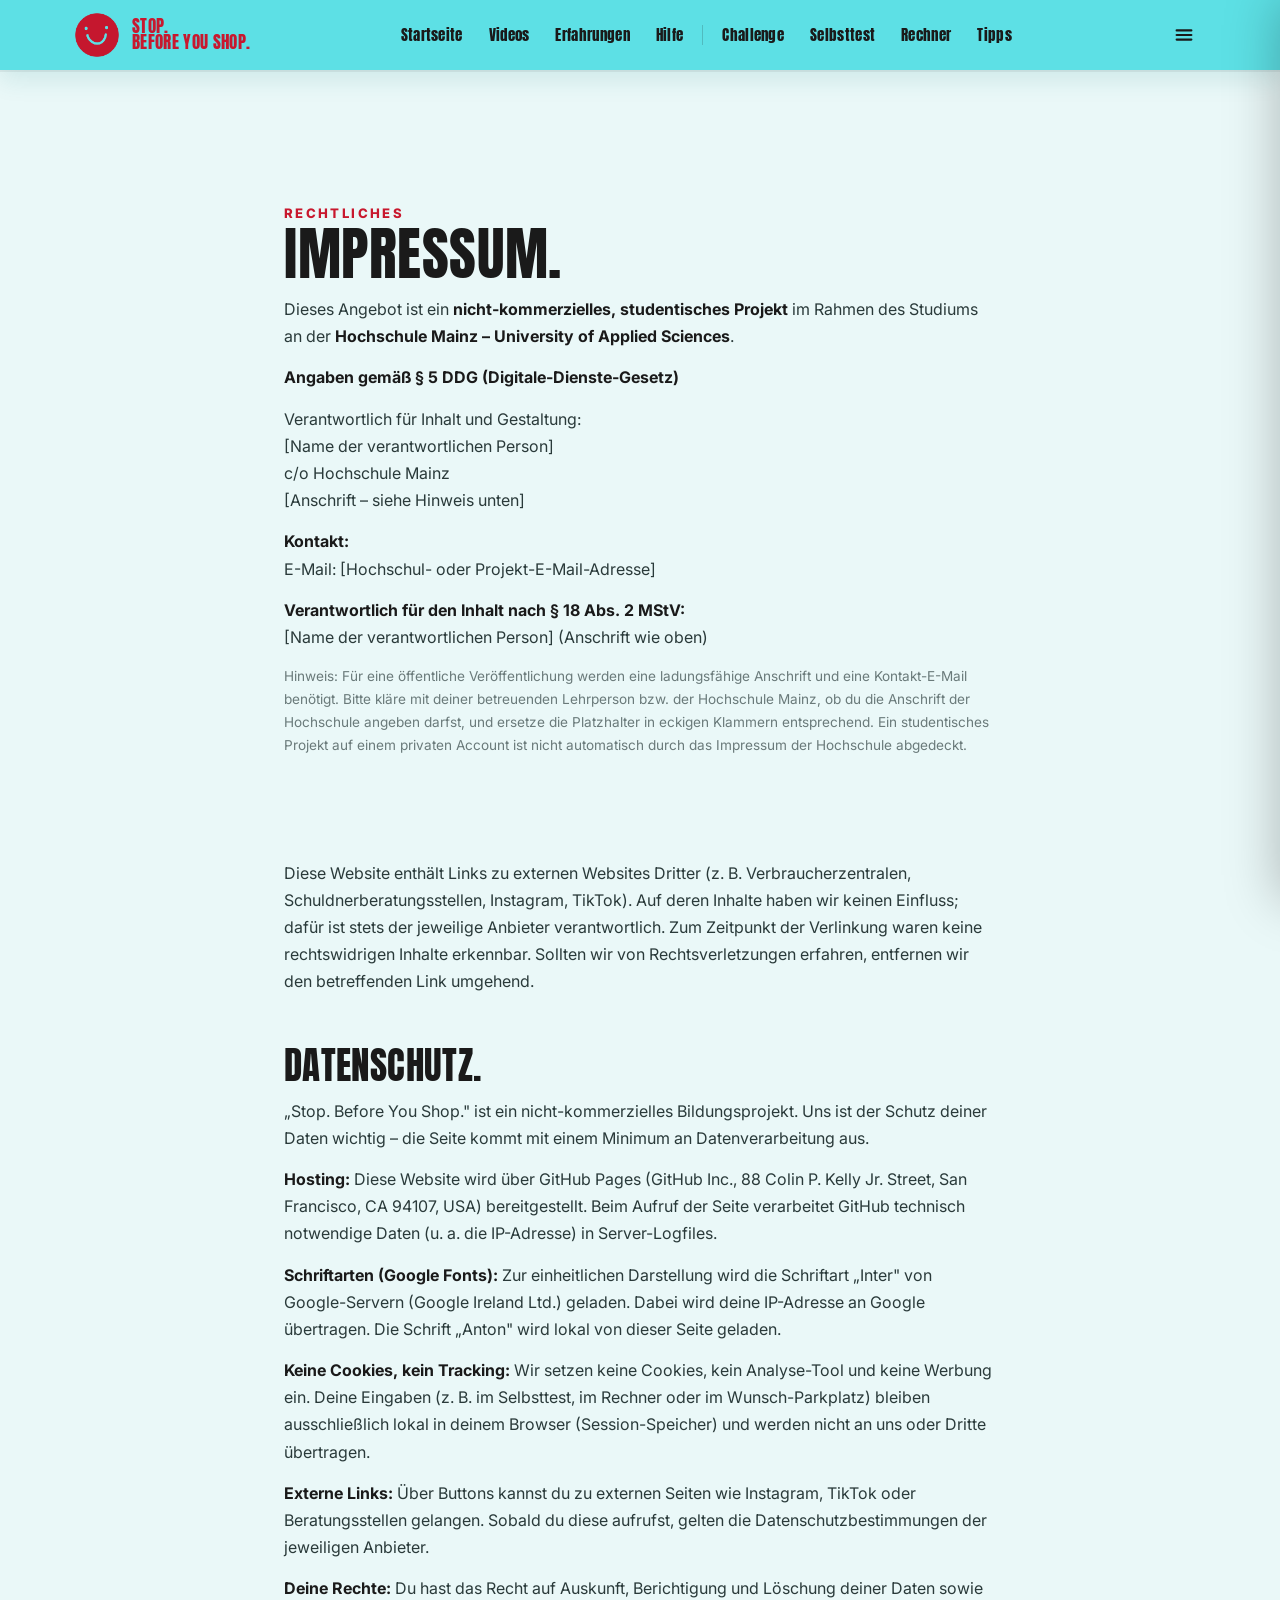
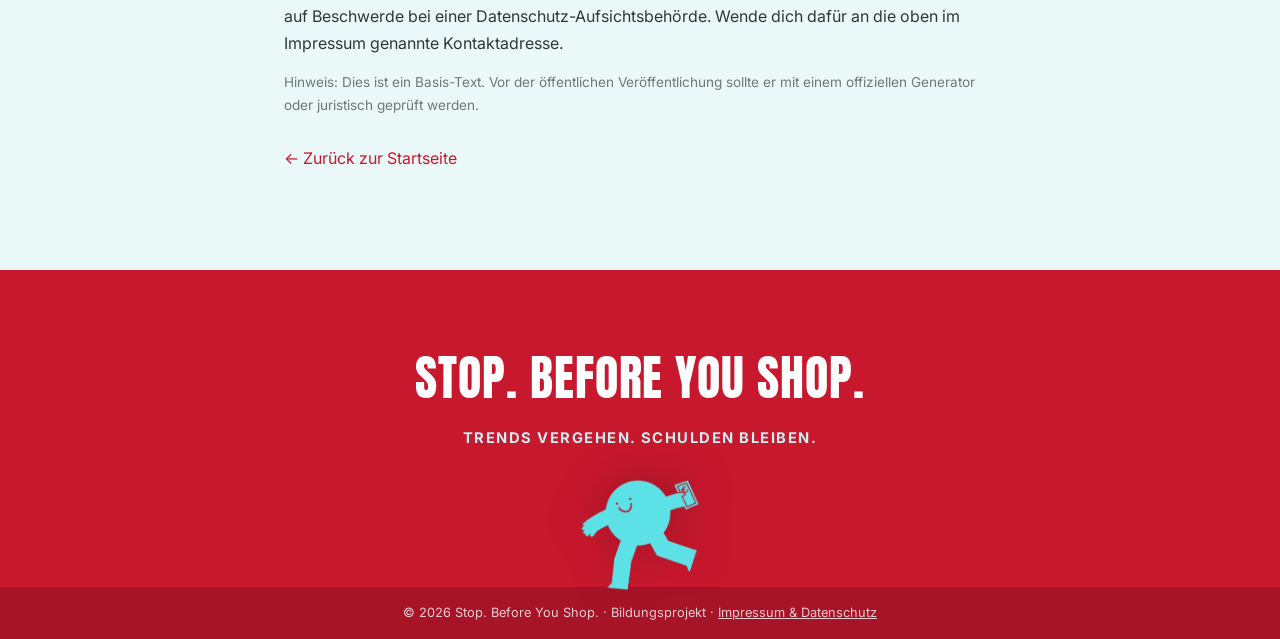
<file: impressum.html>
<!DOCTYPE html>
<html lang="de">
<head>
<meta charset="UTF-8">
<meta name="viewport" content="width=device-width, initial-scale=1.0">
<title>Impressum & Datenschutz – Stop. Before You Shop.</title>
<link rel="preconnect" href="https://fonts.googleapis.com">
<link rel="preconnect" href="https://fonts.gstatic.com" crossorigin>
<link href="https://fonts.googleapis.com/css2?family=Inter:wght@400;500;600;700;800&display=swap" rel="stylesheet">
<link rel="stylesheet" href="styles.css?v=20260626115811">
</head>
<body>

<!-- ============ SLIDE MENU ============ -->
<div class="menu-overlay" id="menuOverlay" aria-hidden="true"></div>
<aside class="menu-panel" id="menuPanel" role="dialog" aria-modal="true" aria-label="Navigation">
  <div class="menu-top">
    <span class="menu-brand">STOP.<br>BEFORE YOU SHOP.</span>
    <button class="menu-close" id="menuClose" aria-label="Menü schließen">✕</button>
  </div>
  <nav class="menu-items" aria-label="Hauptmenü">
    <span class="menu-group-label">Auf der Startseite</span>
    <a href="index.html">Startseite <span>↗︎</span></a>
    <a href="index.html#videos">Videos <span>↗︎</span></a>
    <a href="index.html#erfahrungen">Erfahrungen <span>↗︎</span></a>
    <a href="index.html#hilfsangebote">Hilfsangebote <span>↗︎</span></a>
    <span class="menu-group-label">Tools</span>
    <a href="challenge.html">Challenge <span>↗︎</span></a>
    <a href="selbsttest.html">Selbsttest <span>↗︎</span></a>
    <a href="rechner.html">Rechner <span>↗︎</span></a>
    <a href="tipps.html">Tipps <span>↗︎</span></a>
  </nav>
  <img class="menu-mascot" src="assets/mascot-run-cyan-trim.png" alt="">
</aside>

<!-- ============ NAV ============ -->
<nav class="site-nav" aria-label="Hauptnavigation">
  <div class="nav-inner">
    <a class="nav-logo" href="index.html" aria-label="Stop. Before You Shop. – Startseite">
      <img src="assets/mascot-head-trim.png" alt="">
      <span class="nav-logo-text">STOP.<br>BEFORE YOU SHOP.</span>
    </a>
    <div class="nav-links">
      <a href="index.html">Startseite</a>
      <a href="index.html#videos">Videos</a>
      <a href="index.html#erfahrungen">Erfahrungen</a>
      <a href="index.html#hilfsangebote">Hilfe</a>
      <span class="nav-divider" aria-hidden="true"></span>
      <a href="challenge.html">Challenge</a>
      <a href="selbsttest.html">Selbsttest</a>
      <a href="rechner.html">Rechner</a>
      <a href="tipps.html">Tipps</a>
    </div>
    <div class="nav-right">
      <button class="icon-btn hamburger-btn" id="hamburgerBtn" aria-label="Menü öffnen" aria-expanded="false">
        <svg viewBox="0 0 24 24" fill="none" stroke="currentColor" stroke-width="2.4" stroke-linecap="round"><line x1="4" y1="7" x2="20" y2="7"/><line x1="4" y1="12" x2="20" y2="12"/><line x1="4" y1="17" x2="20" y2="17"/></svg>
      </button>
    </div>
  </div>
</nav>

<!-- ============ INHALT ============ -->
<section class="sec-pad" style="padding-top:130px;">
  <div class="wrap" style="max-width:760px;">
    <span class="eyebrow reveal">Rechtliches</span>
    <h1 class="sec-head reveal">Impressum.</h1>

    <div class="legal-text reveal">
      <p>Dieses Angebot ist ein <strong>nicht-kommerzielles, studentisches Projekt</strong> im Rahmen des Studiums an der <strong>Hochschule Mainz &ndash; University of Applied Sciences</strong>.</p>

      <p><strong>Angaben gemäß § 5 DDG (Digitale-Dienste-Gesetz)</strong></p>
      <p>
        Verantwortlich für Inhalt und Gestaltung:<br>
        [Name der verantwortlichen Person]<br>
        c/o Hochschule Mainz<br>
        [Anschrift – siehe Hinweis unten]
      </p>
      <p><strong>Kontakt:</strong><br>E-Mail: [Hochschul- oder Projekt-E-Mail-Adresse]</p>
      <p><strong>Verantwortlich für den Inhalt nach § 18 Abs. 2 MStV:</strong><br>[Name der verantwortlichen Person] (Anschrift wie oben)</p>
      <p style="font-size:.85rem;color:#6a7a7a;">Hinweis: Für eine öffentliche Veröffentlichung werden eine ladungsfähige Anschrift und eine Kontakt-E-Mail benötigt. Bitte kläre mit deiner betreuenden Lehrperson bzw. der Hochschule Mainz, ob du die Anschrift der Hochschule angeben darfst, und ersetze die Platzhalter in eckigen Klammern entsprechend. Ein studentisches Projekt auf einem privaten Account ist nicht automatisch durch das Impressum der Hochschule abgedeckt.</p>
    </div>

    <h2 class="sec-head sm reveal" style="margin-top:52px;">Haftung für Links.</h2>
    <div class="legal-text reveal">
      <p>Diese Website enthält Links zu externen Websites Dritter (z.&nbsp;B. Verbraucherzentralen, Schuldnerberatungsstellen, Instagram, TikTok). Auf deren Inhalte haben wir keinen Einfluss; dafür ist stets der jeweilige Anbieter verantwortlich. Zum Zeitpunkt der Verlinkung waren keine rechtswidrigen Inhalte erkennbar. Sollten wir von Rechtsverletzungen erfahren, entfernen wir den betreffenden Link umgehend.</p>
    </div>

    <h2 class="sec-head sm reveal" style="margin-top:52px;">Datenschutz.</h2>
    <div class="legal-text reveal">
      <p>„Stop. Before You Shop." ist ein nicht-kommerzielles Bildungsprojekt. Uns ist der Schutz deiner Daten wichtig – die Seite kommt mit einem Minimum an Datenverarbeitung aus.</p>

      <p><strong>Hosting:</strong> Diese Website wird über GitHub Pages (GitHub Inc., 88 Colin P. Kelly Jr. Street, San Francisco, CA 94107, USA) bereitgestellt. Beim Aufruf der Seite verarbeitet GitHub technisch notwendige Daten (u.&nbsp;a. die IP-Adresse) in Server-Logfiles.</p>

      <p><strong>Schriftarten (Google Fonts):</strong> Zur einheitlichen Darstellung wird die Schriftart „Inter" von Google-Servern (Google Ireland Ltd.) geladen. Dabei wird deine IP-Adresse an Google übertragen. Die Schrift „Anton" wird lokal von dieser Seite geladen.</p>

      <p><strong>Keine Cookies, kein Tracking:</strong> Wir setzen keine Cookies, kein Analyse-Tool und keine Werbung ein. Deine Eingaben (z.&nbsp;B. im Selbsttest, im Rechner oder im Wunsch-Parkplatz) bleiben ausschließlich lokal in deinem Browser (Session-Speicher) und werden nicht an uns oder Dritte übertragen.</p>

      <p><strong>Externe Links:</strong> Über Buttons kannst du zu externen Seiten wie Instagram, TikTok oder Beratungsstellen gelangen. Sobald du diese aufrufst, gelten die Datenschutzbestimmungen der jeweiligen Anbieter.</p>

      <p><strong>Deine Rechte:</strong> Du hast das Recht auf Auskunft, Berichtigung und Löschung deiner Daten sowie auf Beschwerde bei einer Datenschutz-Aufsichtsbehörde. Wende dich dafür an die oben im Impressum genannte Kontaktadresse.</p>
      <p style="font-size:.85rem;color:#6a7a7a;">Hinweis: Dies ist ein Basis-Text. Vor der öffentlichen Veröffentlichung sollte er mit einem offiziellen Generator oder juristisch geprüft werden.</p>

      <p style="margin-top:28px;"><a href="index.html" data-nav>← Zurück zur Startseite</a></p>
    </div>
  </div>
</section>

<!-- ============ FOOTER ============ -->
<footer data-screen-label="Footer">
  <div class="footer-logo">STOP. BEFORE YOU SHOP.</div>
  <div class="footer-tag">Trends vergehen. Schulden bleiben.</div>
  <img class="footer-mascot" src="assets/mascot-run-cyan-trim.png" alt="Rennendes Maskottchen">
  <div class="footer-bar">© 2026 Stop. Before You Shop. · Bildungsprojekt · <a href="impressum.html" style="color:inherit;">Impressum &amp; Datenschutz</a></div>
</footer>

<button id="scroll-top" aria-label="Nach oben scrollen">↑︎</button>
<div class="scroll-mascot" aria-hidden="true"><img src="assets/mascot-run-trim.png" alt=""></div>
<div class="toast" id="toast" role="status" aria-live="polite"></div>

<script src="script.js?v=20260626115811"></script>
</body>
</html>
</file>
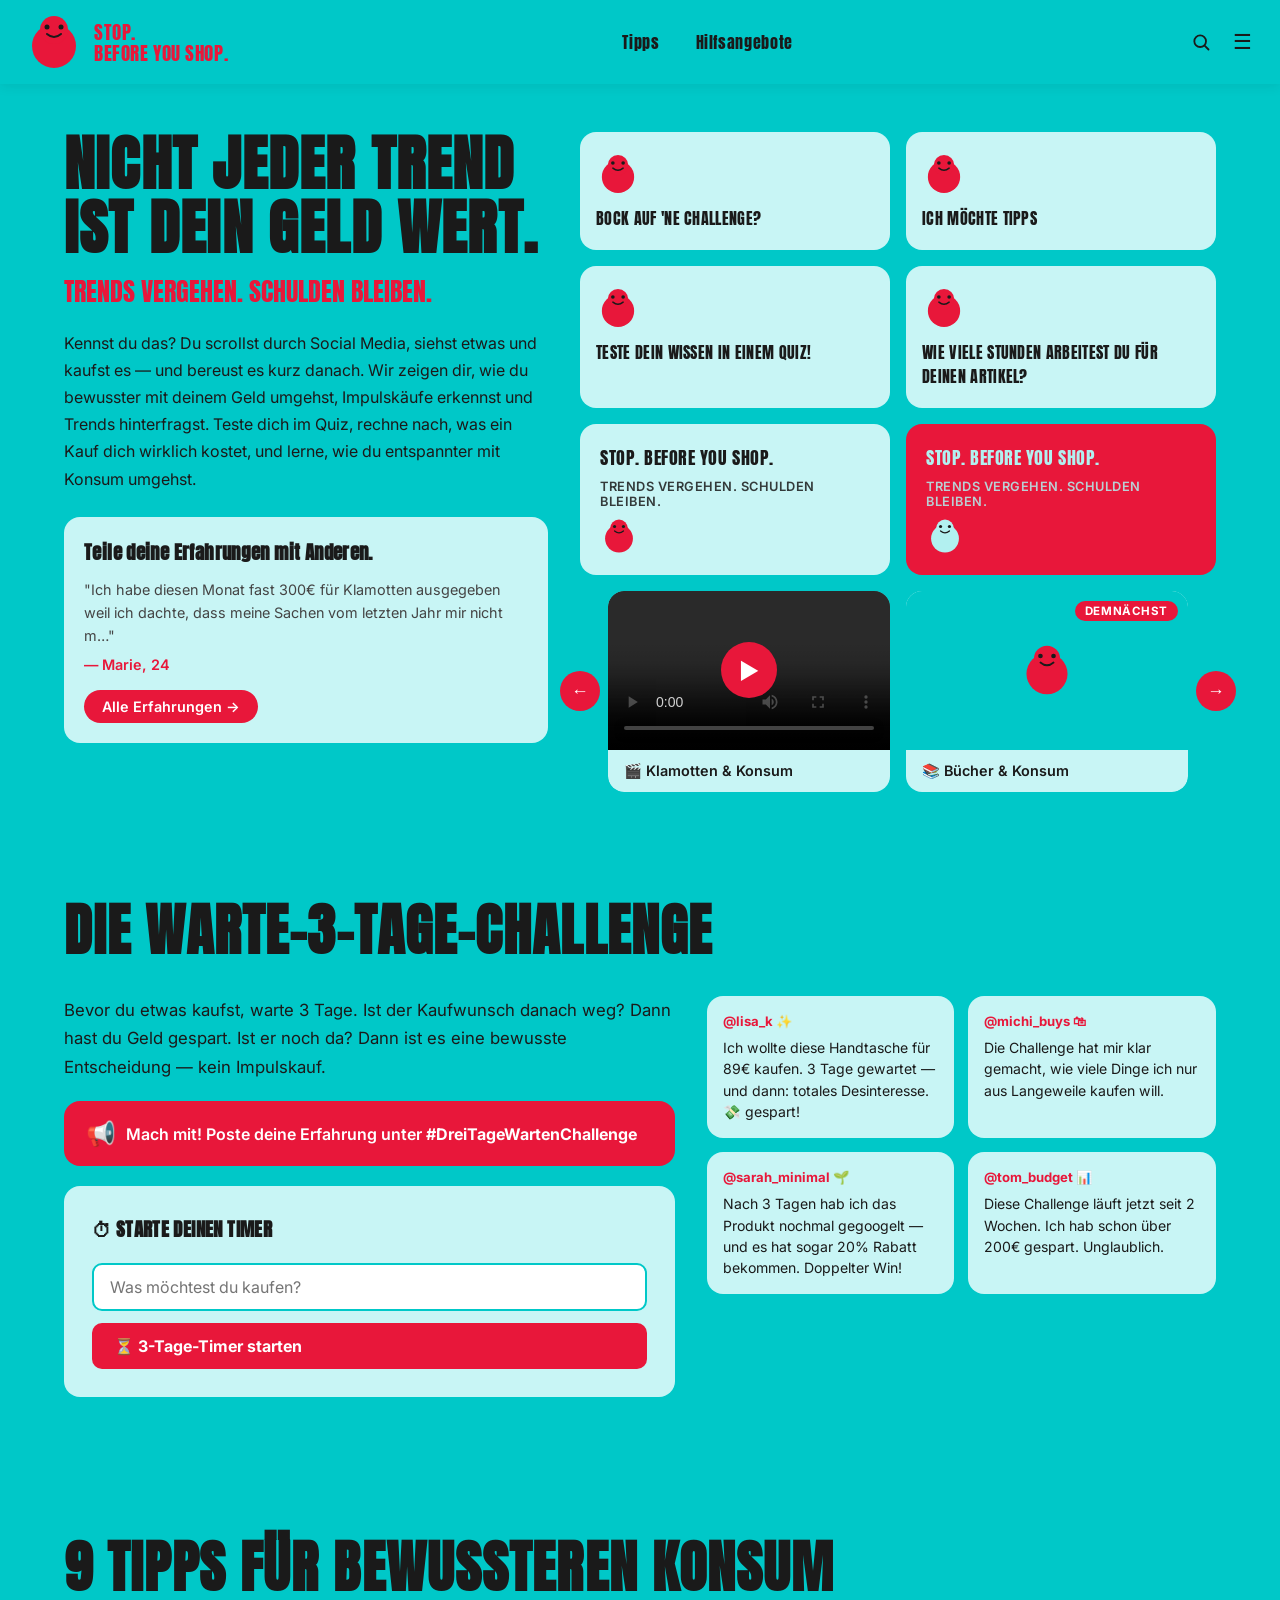
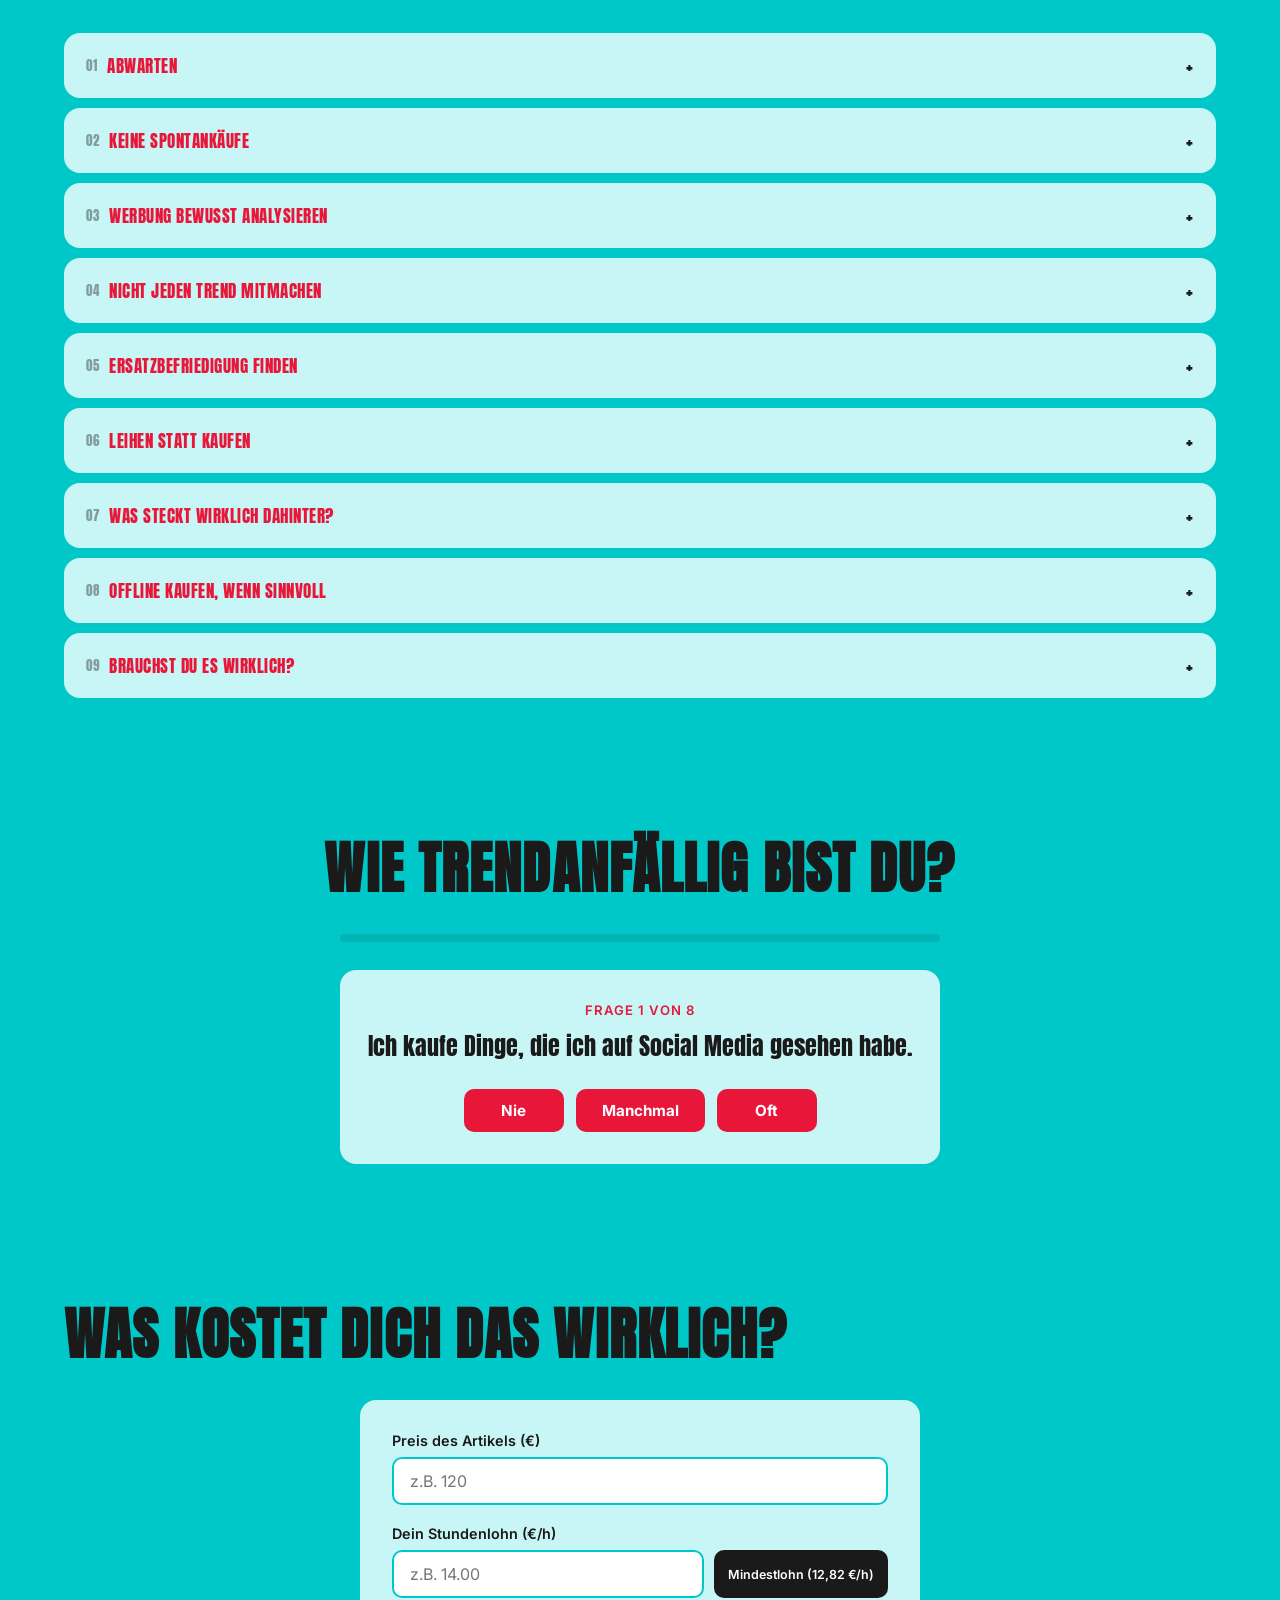
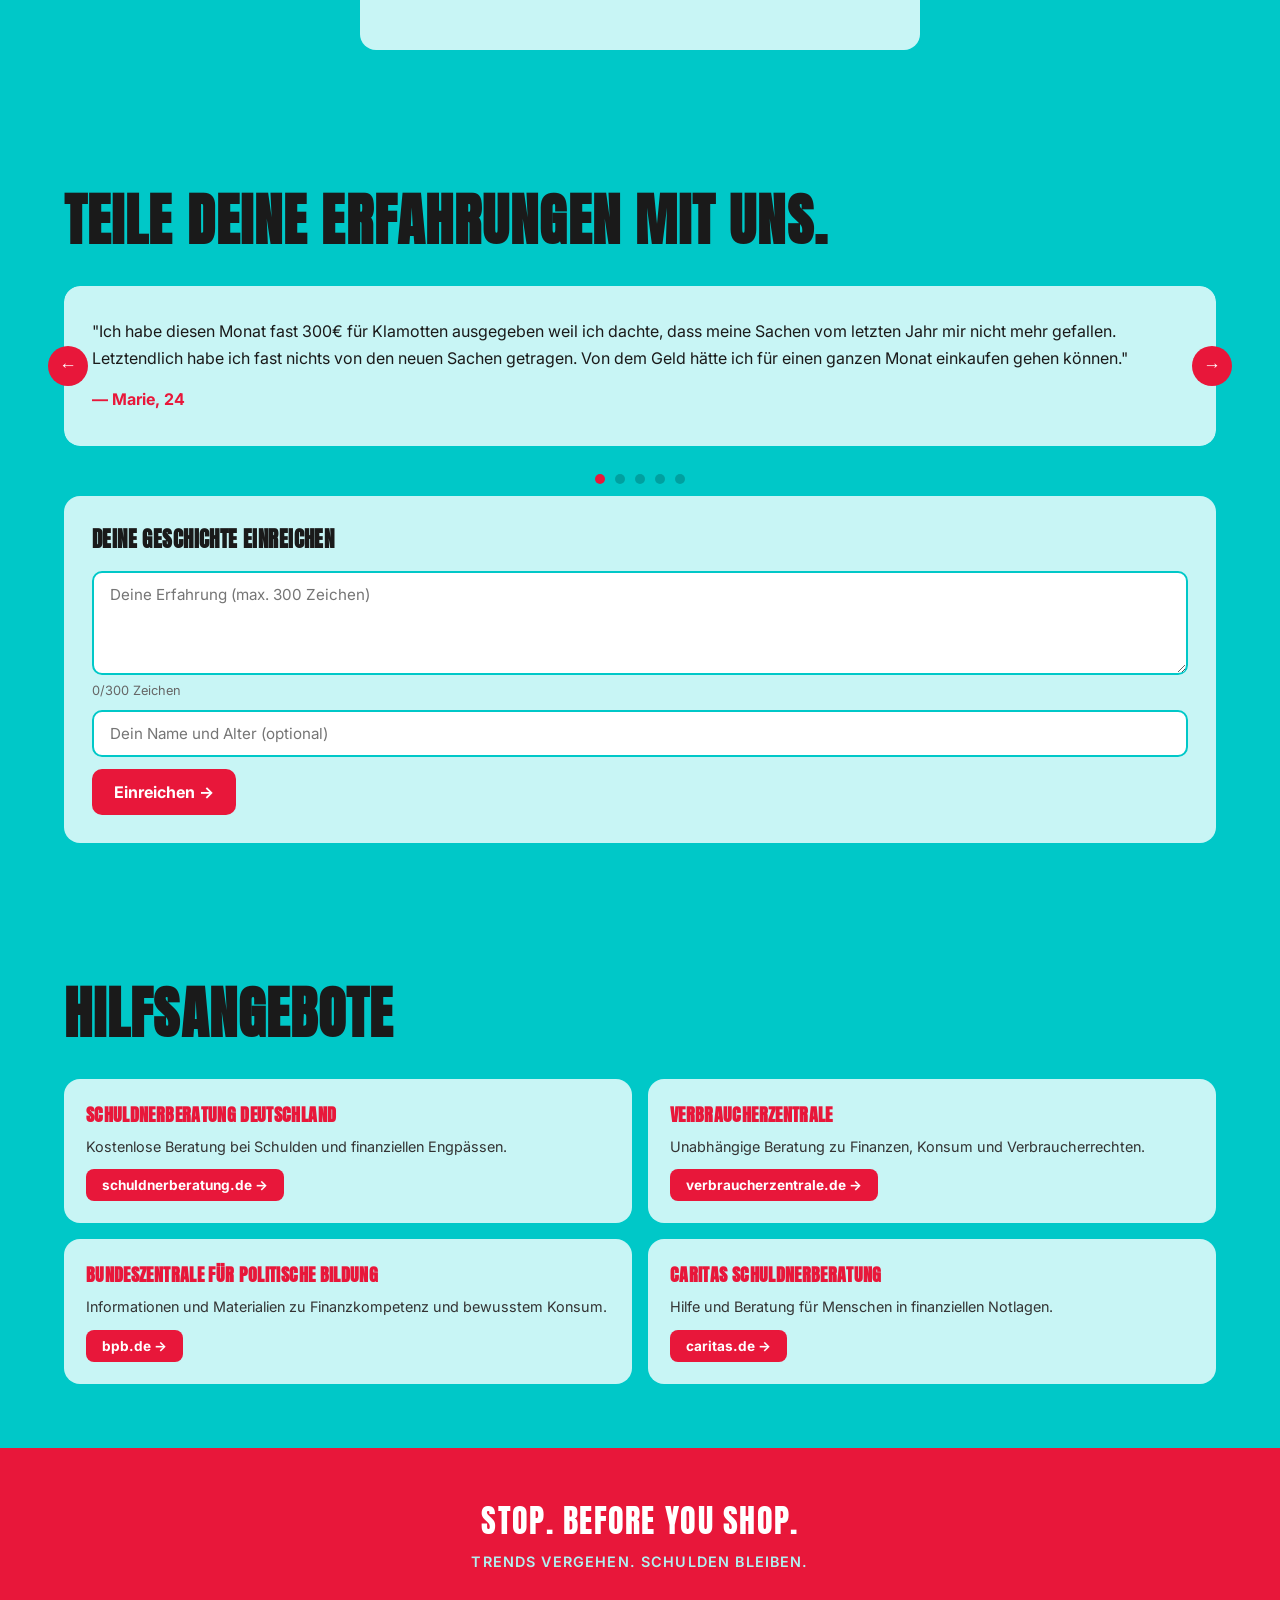
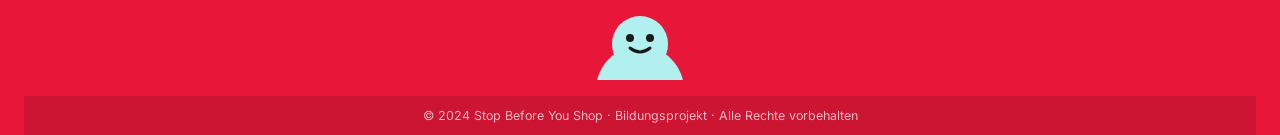
<file: uploads/stop-before-you-shop.html>
<!DOCTYPE html>
<html lang="de">
<head>
<meta charset="UTF-8">
<meta name="viewport" content="width=device-width, initial-scale=1.0">
<title>Stop Before You Shop</title>
<link rel="preconnect" href="https://fonts.googleapis.com">
<link rel="preconnect" href="https://fonts.gstatic.com" crossorigin>
<link href="https://fonts.googleapis.com/css2?family=Anton&family=Inter:wght@400;500;600;700&display=swap" rel="stylesheet">
<style>
  *, *::before, *::after { box-sizing: border-box; margin: 0; padding: 0; }

  :root {
    --cyan: #00C8C8;
    --cyan-light: #b2f0f0;
    --cyan-card: #c8f5f5;
    --red: #E8173A;
    --dark: #1A1A1A;
    --white: #ffffff;
    --radius: 16px;
  }

  html { scroll-behavior: smooth; }

  body {
    background: var(--cyan);
    color: var(--dark);
    font-family: 'Inter', sans-serif;
    overflow-x: hidden;
  }

  h1, h2, h3, .anton { font-family: 'Anton', sans-serif; letter-spacing: 0.02em; }

  /* ===== MASCOT SVG ===== */
  .mascot {
    display: inline-block;
    width: 60px;
    height: 60px;
    flex-shrink: 0;
  }
  .mascot svg { width: 100%; height: 100%; }

  /* ===== NAV ===== */
  nav {
    background: var(--cyan);
    padding: 12px 24px;
    display: flex;
    align-items: center;
    justify-content: space-between;
    position: sticky;
    top: 0;
    z-index: 100;
    box-shadow: 0 2px 12px rgba(0,0,0,0.08);
  }

  .nav-logo {
    display: flex;
    align-items: center;
    gap: 10px;
    text-decoration: none;
  }
  .nav-logo-text {
    font-family: 'Anton', sans-serif;
    color: var(--red);
    font-size: 1.2rem;
    line-height: 1.1;
    letter-spacing: 0.03em;
  }

  .nav-center {
    display: flex;
    gap: 8px;
    font-family: 'Anton', sans-serif;
    font-size: 1rem;
    letter-spacing: 0.04em;
  }
  .nav-center a {
    color: var(--dark);
    text-decoration: none;
    padding: 6px 14px;
    border-radius: 20px;
    transition: background 0.2s;
  }
  .nav-center a:hover { background: rgba(0,0,0,0.08); }

  .nav-right {
    display: flex;
    align-items: center;
    gap: 14px;
  }
  .nav-icon-btn {
    background: none;
    border: none;
    cursor: pointer;
    font-size: 1.3rem;
    color: var(--dark);
    padding: 4px;
    border-radius: 6px;
    transition: background 0.2s;
    display: flex;
    align-items: center;
  }
  .nav-icon-btn:hover { background: rgba(0,0,0,0.08); }

  .nav-mobile-links {
    display: none;
    gap: 6px;
    padding: 8px 24px;
    background: var(--cyan);
    border-top: 1px solid rgba(0,0,0,0.07);
  }
  .nav-mobile-links a {
    font-family: 'Anton', sans-serif;
    color: var(--dark);
    text-decoration: none;
    font-size: 0.95rem;
    padding: 4px 12px;
    border-radius: 20px;
    background: rgba(255,255,255,0.3);
  }

  /* ===== HAMBURGER MENU ===== */
  .menu-overlay {
    position: fixed;
    inset: 0;
    background: rgba(0,0,0,0.4);
    z-index: 200;
    opacity: 0;
    pointer-events: none;
    transition: opacity 0.3s;
  }
  .menu-overlay.open { opacity: 1; pointer-events: all; }

  .menu-panel {
    position: fixed;
    top: 0;
    right: -340px;
    width: 320px;
    max-width: 90vw;
    height: 100%;
    background: var(--red);
    z-index: 201;
    padding: 28px 32px;
    transition: right 0.35s cubic-bezier(.4,0,.2,1);
    display: flex;
    flex-direction: column;
  }
  .menu-panel.open { right: 0; }

  .menu-close {
    background: none;
    border: none;
    color: white;
    font-size: 1.8rem;
    cursor: pointer;
    align-self: flex-end;
    margin-bottom: 24px;
    line-height: 1;
  }

  .menu-items {
    display: flex;
    flex-direction: column;
    gap: 6px;
  }
  .menu-items a {
    font-family: 'Anton', sans-serif;
    font-size: 2rem;
    color: var(--cyan-light);
    text-decoration: none;
    letter-spacing: 0.04em;
    padding: 8px 0;
    border-bottom: 1px solid rgba(255,255,255,0.15);
    transition: color 0.2s;
  }
  .menu-items a:hover { color: white; }

  /* ===== SECTION BASE ===== */
  section {
    padding: 64px 24px;
    max-width: 1200px;
    margin: 0 auto;
  }

  .section-heading {
    font-family: 'Anton', sans-serif;
    font-size: clamp(2rem, 5vw, 3.5rem);
    text-transform: uppercase;
    color: var(--dark);
    margin-bottom: 24px;
  }

  /* ===== CARD ===== */
  .card {
    background: var(--cyan-card);
    border-radius: var(--radius);
    padding: 24px;
    transition: transform 0.2s, box-shadow 0.2s;
  }
  .card:hover { transform: translateY(-4px); box-shadow: 0 8px 24px rgba(0,0,0,0.12); }

  .card-red {
    background: var(--red);
    color: white;
  }

  /* ===== HERO ===== */
  #hero {
    padding-top: 48px;
    padding-bottom: 32px;
  }

  .hero-grid {
    display: grid;
    grid-template-columns: 1fr 1fr;
    gap: 32px;
    align-items: start;
  }

  .hero-headline {
    font-family: 'Anton', sans-serif;
    font-size: clamp(2.2rem, 5vw, 3.8rem);
    text-transform: uppercase;
    color: var(--dark);
    line-height: 1.05;
    margin-bottom: 12px;
  }

  .hero-subheadline {
    font-family: 'Anton', sans-serif;
    font-size: clamp(1.1rem, 2.5vw, 1.6rem);
    text-transform: uppercase;
    color: var(--red);
    margin-bottom: 20px;
  }

  .hero-body {
    font-size: 1rem;
    line-height: 1.7;
    color: var(--dark);
    margin-bottom: 24px;
  }

  .experience-card {
    background: var(--cyan-card);
    border-radius: var(--radius);
    padding: 20px;
  }
  .experience-card h3 {
    font-family: 'Anton', sans-serif;
    font-size: 1.2rem;
    color: var(--dark);
    margin-bottom: 12px;
  }
  .experience-card-text {
    font-size: 0.9rem;
    line-height: 1.6;
    color: #444;
    min-height: 80px;
    transition: opacity 0.4s;
  }
  .experience-card-text em {
    display: block;
    font-weight: 600;
    margin-top: 6px;
    font-style: normal;
    color: var(--red);
  }
  .exp-arrow-btn {
    display: inline-flex;
    align-items: center;
    gap: 6px;
    margin-top: 14px;
    background: var(--red);
    color: white;
    border: none;
    border-radius: 20px;
    padding: 8px 18px;
    font-family: 'Inter', sans-serif;
    font-weight: 600;
    font-size: 0.9rem;
    cursor: pointer;
    transition: opacity 0.2s;
  }
  .exp-arrow-btn:hover { opacity: 0.88; }

  /* Tiles */
  .hero-tiles-grid {
    display: grid;
    grid-template-columns: 1fr 1fr;
    gap: 16px;
    margin-bottom: 16px;
  }

  .hero-tile {
    background: var(--cyan-card);
    border-radius: var(--radius);
    padding: 20px 16px;
    display: flex;
    flex-direction: column;
    align-items: flex-start;
    gap: 10px;
    cursor: pointer;
    transition: transform 0.2s, box-shadow 0.2s;
    border: none;
    text-align: left;
    font-family: 'Anton', sans-serif;
    font-size: 1rem;
    color: var(--dark);
    text-transform: uppercase;
    letter-spacing: 0.02em;
  }
  .hero-tile:hover { transform: translateY(-4px); box-shadow: 0 8px 24px rgba(0,0,0,0.12); }

  .hero-brand-row {
    display: grid;
    grid-template-columns: 1fr 1fr;
    gap: 16px;
    margin-bottom: 16px;
  }

  .brand-card {
    border-radius: var(--radius);
    padding: 20px;
    display: flex;
    flex-direction: column;
    align-items: flex-start;
    gap: 8px;
  }
  .brand-card .brand-title {
    font-family: 'Anton', sans-serif;
    font-size: 1.1rem;
    text-transform: uppercase;
    letter-spacing: 0.03em;
  }
  .brand-card .brand-sub {
    font-size: 0.8rem;
    font-weight: 600;
    text-transform: uppercase;
    letter-spacing: 0.04em;
    opacity: 0.85;
  }
  .brand-cyan { background: var(--cyan-card); color: var(--dark); }
  .brand-red { background: var(--red); color: white; }
  .brand-red .brand-title { color: var(--cyan-light); }
  .brand-red .brand-sub { color: var(--cyan-light); }

  /* ===== VIDEO SLIDER ===== */
  .video-slider-wrap {
    position: relative;
    margin-top: 0;
    padding: 16px 0 8px;
  }
  .video-slider-track-outer {
    overflow: hidden;
    border-radius: var(--radius);
  }
  .video-slider-track {
    display: flex;
    gap: 16px;
    transition: transform 0.4s cubic-bezier(.4,0,.2,1);
  }
  .video-slide {
    flex: 0 0 calc(50% - 8px);
    border-radius: var(--radius);
    overflow: hidden;
    background: var(--cyan-card);
    position: relative;
  }
  .video-thumb {
    width: 100%;
    aspect-ratio: 16/9;
    background: var(--cyan);
    display: flex;
    flex-direction: column;
    align-items: center;
    justify-content: center;
    position: relative;
  }
  .video-thumb video {
    width: 100%;
    height: 100%;
    object-fit: cover;
    display: block;
  }
  .play-overlay {
    position: absolute;
    inset: 0;
    display: flex;
    align-items: center;
    justify-content: center;
    background: rgba(0,0,0,0.18);
    cursor: pointer;
    transition: background 0.2s;
  }
  .play-overlay:hover { background: rgba(0,0,0,0.3); }
  .play-btn-circle {
    width: 56px;
    height: 56px;
    background: var(--red);
    border-radius: 50%;
    display: flex;
    align-items: center;
    justify-content: center;
    color: white;
    font-size: 1.4rem;
  }
  .video-label {
    padding: 12px 16px;
    font-weight: 600;
    font-size: 0.9rem;
  }
  .badge-demnachst {
    position: absolute;
    top: 10px;
    right: 10px;
    background: var(--red);
    color: white;
    font-size: 0.72rem;
    font-weight: 700;
    padding: 3px 10px;
    border-radius: 20px;
    letter-spacing: 0.05em;
    text-transform: uppercase;
  }
  .slider-arrow {
    position: absolute;
    top: 50%;
    transform: translateY(-50%);
    background: var(--red);
    color: white;
    border: none;
    border-radius: 50%;
    width: 40px;
    height: 40px;
    font-size: 1.1rem;
    cursor: pointer;
    display: flex;
    align-items: center;
    justify-content: center;
    z-index: 10;
    transition: opacity 0.2s;
    flex-shrink: 0;
  }
  .slider-arrow:hover { opacity: 0.85; }
  .slider-arrow.left { left: -20px; }
  .slider-arrow.right { right: -20px; }

  /* ===== SECTION 2 — CHALLENGE ===== */
  #challenge { background: none; }

  .challenge-grid {
    display: grid;
    grid-template-columns: 1.2fr 1fr;
    gap: 32px;
    align-items: start;
  }

  .challenge-card {
    background: var(--cyan-card);
    border-radius: var(--radius);
    padding: 28px;
  }

  .timer-input-row {
    display: flex;
    flex-direction: column;
    gap: 12px;
    margin-top: 20px;
  }
  .timer-input-row input {
    padding: 12px 16px;
    border-radius: 10px;
    border: 2px solid var(--cyan);
    font-family: 'Inter', sans-serif;
    font-size: 1rem;
    background: white;
    outline: none;
    transition: border-color 0.2s;
  }
  .timer-input-row input:focus { border-color: var(--red); }

  .btn-red {
    background: var(--red);
    color: white;
    border: none;
    border-radius: 10px;
    padding: 13px 22px;
    font-family: 'Inter', sans-serif;
    font-weight: 700;
    font-size: 1rem;
    cursor: pointer;
    transition: opacity 0.2s, transform 0.2s;
    display: inline-flex;
    align-items: center;
    gap: 8px;
  }
  .btn-red:hover { opacity: 0.88; transform: translateY(-2px); }

  .timer-display {
    display: none;
    margin-top: 20px;
    background: var(--red);
    color: white;
    border-radius: var(--radius);
    padding: 24px;
    text-align: center;
  }
  .timer-display.active { display: block; }
  .timer-display .timer-item-name {
    font-size: 0.9rem;
    opacity: 0.85;
    margin-bottom: 6px;
  }
  .timer-digits {
    font-family: 'Anton', sans-serif;
    font-size: 2.4rem;
    letter-spacing: 0.05em;
    margin-bottom: 6px;
  }
  .timer-labels {
    display: flex;
    justify-content: center;
    gap: 28px;
    font-size: 0.75rem;
    opacity: 0.8;
    text-transform: uppercase;
    letter-spacing: 0.08em;
  }
  .timer-done-msg {
    font-weight: 700;
    font-size: 1.05rem;
    margin-top: 8px;
  }

  .hashtag-cta {
    background: var(--red);
    color: white;
    border-radius: var(--radius);
    padding: 18px 22px;
    font-size: 1rem;
    font-weight: 600;
    margin-top: 16px;
    display: flex;
    align-items: center;
    gap: 10px;
  }

  .social-cards-grid {
    display: grid;
    grid-template-columns: 1fr 1fr;
    gap: 14px;
  }

  .social-card {
    background: var(--cyan-card);
    border-radius: var(--radius);
    padding: 16px;
    font-size: 0.88rem;
    line-height: 1.5;
  }
  .social-card .sc-name {
    font-weight: 700;
    color: var(--red);
    margin-bottom: 6px;
    font-size: 0.82rem;
  }

  /* ===== SECTION 3 — TIPPS ===== */
  #tipps .accordion-list {
    display: flex;
    flex-direction: column;
    gap: 10px;
    margin-top: 8px;
  }

  .accordion-item {
    background: var(--cyan-card);
    border-radius: var(--radius);
    overflow: hidden;
  }

  .accordion-header {
    width: 100%;
    background: none;
    border: none;
    display: flex;
    justify-content: space-between;
    align-items: center;
    padding: 18px 22px;
    cursor: pointer;
    font-family: 'Anton', sans-serif;
    font-size: 1.05rem;
    text-transform: uppercase;
    color: var(--red);
    letter-spacing: 0.03em;
    text-align: left;
    transition: background 0.2s;
  }
  .accordion-header:hover { background: rgba(0,0,0,0.04); }
  .accordion-header .acc-num {
    font-size: 0.8rem;
    color: var(--dark);
    opacity: 0.4;
    margin-right: 10px;
  }
  .accordion-header .acc-title { flex: 1; }
  .accordion-icon {
    font-size: 1.2rem;
    color: var(--dark);
    transition: transform 0.3s;
    flex-shrink: 0;
  }
  .accordion-item.open .accordion-icon { transform: rotate(45deg); }

  .accordion-body {
    max-height: 0;
    overflow: hidden;
    transition: max-height 0.35s ease, padding 0.3s;
    padding: 0 22px;
    font-size: 0.95rem;
    line-height: 1.7;
    color: #333;
  }
  .accordion-item.open .accordion-body {
    max-height: 200px;
    padding: 0 22px 18px;
  }

  /* ===== SECTION 4 — QUIZ ===== */
  #quiz .quiz-wrap {
    max-width: 600px;
    margin: 0 auto;
  }

  .progress-bar-outer {
    background: rgba(0,0,0,0.1);
    border-radius: 8px;
    height: 8px;
    margin-bottom: 28px;
    overflow: hidden;
  }
  .progress-bar-inner {
    height: 100%;
    background: var(--red);
    border-radius: 8px;
    transition: width 0.4s;
  }

  .quiz-card {
    background: var(--cyan-card);
    border-radius: var(--radius);
    padding: 32px 28px;
    text-align: center;
  }
  .quiz-card .q-count {
    font-size: 0.82rem;
    font-weight: 600;
    color: var(--red);
    text-transform: uppercase;
    letter-spacing: 0.08em;
    margin-bottom: 14px;
  }
  .quiz-card .q-text {
    font-family: 'Anton', sans-serif;
    font-size: 1.5rem;
    color: var(--dark);
    margin-bottom: 28px;
    line-height: 1.2;
  }
  .quiz-answers {
    display: flex;
    gap: 12px;
    justify-content: center;
    flex-wrap: wrap;
  }
  .quiz-btn {
    background: var(--red);
    color: white;
    border: none;
    border-radius: 10px;
    padding: 12px 26px;
    font-family: 'Inter', sans-serif;
    font-weight: 700;
    font-size: 0.95rem;
    cursor: pointer;
    transition: opacity 0.2s, transform 0.2s;
    min-width: 100px;
  }
  .quiz-btn:hover { opacity: 0.85; transform: translateY(-2px); }

  .quiz-result {
    display: none;
    background: var(--cyan-card);
    border-radius: var(--radius);
    padding: 36px 28px;
    text-align: center;
  }
  .quiz-result.active { display: block; }
  .quiz-result .result-score {
    font-family: 'Anton', sans-serif;
    font-size: 4rem;
    color: var(--red);
    margin-bottom: 6px;
  }
  .quiz-result .result-label {
    font-family: 'Anton', sans-serif;
    font-size: 1.6rem;
    color: var(--dark);
    margin-bottom: 16px;
    text-transform: uppercase;
  }
  .result-btns { display: flex; gap: 12px; justify-content: center; flex-wrap: wrap; margin-top: 20px; }
  .btn-outline {
    background: white;
    color: var(--red);
    border: 2px solid var(--red);
    border-radius: 10px;
    padding: 11px 20px;
    font-weight: 700;
    cursor: pointer;
    font-family: 'Inter', sans-serif;
    font-size: 0.9rem;
    transition: background 0.2s;
  }
  .btn-outline:hover { background: var(--red); color: white; }

  /* ===== SECTION 5 — RECHNER ===== */
  #rechner .rechner-wrap {
    max-width: 560px;
    margin: 0 auto;
  }

  .rechner-card {
    background: var(--cyan-card);
    border-radius: var(--radius);
    padding: 32px;
  }

  .rechner-field {
    margin-bottom: 20px;
  }
  .rechner-field label {
    display: block;
    font-weight: 600;
    margin-bottom: 8px;
    font-size: 0.9rem;
  }
  .rechner-input-row {
    display: flex;
    gap: 10px;
  }
  .rechner-input-row input {
    flex: 1;
    padding: 12px 16px;
    border-radius: 10px;
    border: 2px solid var(--cyan);
    font-size: 1rem;
    font-family: 'Inter', sans-serif;
    background: white;
    outline: none;
    transition: border-color 0.2s;
  }
  .rechner-input-row input:focus { border-color: var(--red); }
  .btn-mini {
    background: var(--dark);
    color: white;
    border: none;
    border-radius: 10px;
    padding: 10px 14px;
    font-size: 0.78rem;
    font-weight: 600;
    cursor: pointer;
    white-space: nowrap;
    transition: opacity 0.2s;
    font-family: 'Inter', sans-serif;
  }
  .btn-mini:hover { opacity: 0.8; }

  .rechner-result {
    margin-top: 24px;
    padding-top: 24px;
    border-top: 2px solid rgba(0,0,0,0.08);
    display: none;
    text-align: center;
  }
  .rechner-result.active { display: block; }
  .rechner-clock { font-size: 3rem; margin-bottom: 8px; }
  .rechner-hours {
    font-family: 'Anton', sans-serif;
    font-size: 2.2rem;
    color: var(--red);
    margin-bottom: 6px;
  }
  .rechner-context {
    font-size: 0.95rem;
    color: #555;
    margin-bottom: 6px;
    font-weight: 600;
  }
  .rechner-wert {
    font-family: 'Anton', sans-serif;
    font-size: 1.4rem;
    color: var(--dark);
    text-transform: uppercase;
    margin-top: 12px;
  }

  /* ===== SECTION 6 — ERFAHRUNGEN ===== */
  #erfahrungen { }

  .stories-slider-outer {
    position: relative;
    overflow: hidden;
    border-radius: var(--radius);
    margin-bottom: 28px;
  }
  .stories-slider-inner {
    display: flex;
    transition: transform 0.4s cubic-bezier(.4,0,.2,1);
  }
  .story-card {
    flex: 0 0 100%;
    background: var(--cyan-card);
    border-radius: var(--radius);
    padding: 32px 28px;
    font-size: 1rem;
    line-height: 1.7;
    color: var(--dark);
  }
  .story-card .story-author {
    display: block;
    margin-top: 14px;
    font-weight: 700;
    color: var(--red);
  }
  .stories-nav {
    display: flex;
    gap: 10px;
    justify-content: center;
    margin-bottom: 12px;
  }
  .story-dot {
    width: 10px;
    height: 10px;
    border-radius: 50%;
    background: rgba(0,0,0,0.2);
    border: none;
    cursor: pointer;
    transition: background 0.2s;
  }
  .story-dot.active { background: var(--red); }

  .submit-form {
    background: var(--cyan-card);
    border-radius: var(--radius);
    padding: 28px;
  }
  .submit-form h3 {
    font-family: 'Anton', sans-serif;
    font-size: 1.3rem;
    text-transform: uppercase;
    color: var(--dark);
    margin-bottom: 16px;
  }
  .submit-form textarea, .submit-form input[type="text"] {
    width: 100%;
    padding: 12px 16px;
    border-radius: 10px;
    border: 2px solid var(--cyan);
    font-family: 'Inter', sans-serif;
    font-size: 0.95rem;
    margin-bottom: 12px;
    background: white;
    outline: none;
    transition: border-color 0.2s;
    resize: vertical;
  }
  .submit-form textarea:focus, .submit-form input[type="text"]:focus { border-color: var(--red); }
  .char-count { font-size: 0.8rem; color: #666; margin-top: -8px; margin-bottom: 12px; }

  /* ===== SECTION 7 — HILFSANGEBOTE ===== */
  #hilfsangebote .help-grid {
    display: grid;
    grid-template-columns: 1fr 1fr;
    gap: 16px;
    margin-top: 8px;
  }
  .help-card {
    background: var(--cyan-card);
    border-radius: var(--radius);
    padding: 22px;
    display: flex;
    flex-direction: column;
    gap: 8px;
    transition: transform 0.2s, box-shadow 0.2s;
  }
  .help-card:hover { transform: translateY(-4px); box-shadow: 0 8px 24px rgba(0,0,0,0.12); }
  .help-card h3 {
    font-family: 'Anton', sans-serif;
    font-size: 1.1rem;
    color: var(--red);
    text-transform: uppercase;
    letter-spacing: 0.02em;
  }
  .help-card p {
    font-size: 0.9rem;
    color: #333;
    line-height: 1.5;
    flex: 1;
  }
  .help-link {
    display: inline-block;
    background: var(--red);
    color: white;
    border-radius: 8px;
    padding: 8px 16px;
    font-size: 0.85rem;
    font-weight: 700;
    text-decoration: none;
    transition: opacity 0.2s;
    align-self: flex-start;
    margin-top: 4px;
  }
  .help-link:hover { opacity: 0.85; }

  /* ===== FOOTER ===== */
  footer {
    background: var(--red);
    padding: 48px 24px 0;
    text-align: center;
    position: relative;
    overflow: hidden;
  }
  footer .footer-logo {
    font-family: 'Anton', sans-serif;
    font-size: 2rem;
    color: white;
    letter-spacing: 0.04em;
    margin-bottom: 8px;
  }
  footer .footer-tag {
    font-size: 0.9rem;
    color: var(--cyan-light);
    font-weight: 600;
    text-transform: uppercase;
    letter-spacing: 0.08em;
    margin-bottom: 40px;
  }
  footer .footer-mascot {
    display: flex;
    justify-content: center;
    margin-top: 20px;
  }

  /* ===== SCROLL TO TOP ===== */
  #scroll-top {
    position: fixed;
    bottom: 32px;
    right: 32px;
    background: var(--red);
    color: white;
    border: none;
    border-radius: 50%;
    width: 48px;
    height: 48px;
    font-size: 1.3rem;
    cursor: pointer;
    display: flex;
    align-items: center;
    justify-content: center;
    opacity: 0;
    pointer-events: none;
    transition: opacity 0.3s, transform 0.2s;
    z-index: 99;
    box-shadow: 0 4px 16px rgba(0,0,0,0.2);
  }
  #scroll-top.visible { opacity: 1; pointer-events: all; }
  #scroll-top:hover { transform: scale(1.1); }

  /* ===== FADE IN ===== */
  .fade-in {
    opacity: 0;
    transform: translateY(20px);
    transition: opacity 0.6s, transform 0.6s;
  }
  .fade-in.visible {
    opacity: 1;
    transform: translateY(0);
  }

  /* ===== TOAST ===== */
  .toast {
    position: fixed;
    bottom: 90px;
    right: 32px;
    background: var(--dark);
    color: white;
    padding: 12px 20px;
    border-radius: 10px;
    font-size: 0.9rem;
    font-weight: 600;
    opacity: 0;
    transform: translateY(10px);
    transition: opacity 0.3s, transform 0.3s;
    pointer-events: none;
    z-index: 200;
  }
  .toast.show { opacity: 1; transform: translateY(0); }

  /* ===== RESPONSIVE ===== */
  @media (max-width: 768px) {
    .nav-center { display: none; }
    .nav-mobile-links { display: flex; }

    .hero-grid { grid-template-columns: 1fr; }
    .hero-tiles-grid { grid-template-columns: 1fr 1fr; }
    .hero-brand-row { grid-template-columns: 1fr 1fr; }

    .video-slide { flex: 0 0 calc(100% - 0px); }

    .challenge-grid { grid-template-columns: 1fr; }
    .social-cards-grid { grid-template-columns: 1fr; }

    #hilfsangebote .help-grid { grid-template-columns: 1fr; }

    .slider-arrow.left { left: 4px; }
    .slider-arrow.right { right: 4px; }
  }

  @media (max-width: 480px) {
    .hero-tiles-grid { grid-template-columns: 1fr; }
    .hero-brand-row { grid-template-columns: 1fr; }
    .quiz-answers { flex-direction: column; align-items: center; }
  }
</style>
</head>
<body>

<!-- Hamburger Overlay -->
<div class="menu-overlay" id="menuOverlay" onclick="closeMenu()" aria-hidden="true"></div>
<div class="menu-panel" id="menuPanel" role="dialog" aria-label="Navigation">
  <button class="menu-close" onclick="closeMenu()" aria-label="Menü schließen">✕</button>
  <nav class="menu-items">
    <a href="#challenge" onclick="closeMenu()">Challenge</a>
    <a href="#tipps" onclick="closeMenu()">Tipps</a>
    <a href="#quiz" onclick="closeMenu()">Quiz</a>
    <a href="#rechner" onclick="closeMenu()">Rechner</a>
    <a href="#erfahrungen" onclick="closeMenu()">Erfahrungen</a>
    <a href="#hilfsangebote" onclick="closeMenu()">Hilfsangebote</a>
  </nav>
</div>

<!-- NAV -->
<nav role="navigation">
  <a class="nav-logo" href="#" aria-label="Stop Before You Shop – Startseite">
    <span class="mascot">
      <svg viewBox="0 0 60 60" xmlns="http://www.w3.org/2000/svg">
        <ellipse cx="30" cy="34" rx="22" ry="22" fill="#E8173A"/>
        <circle cx="30" cy="18" r="14" fill="#E8173A"/>
        <circle cx="23" cy="15" r="2.5" fill="#1A1A1A"/>
        <circle cx="37" cy="15" r="2.5" fill="#1A1A1A"/>
        <path d="M23 22 Q30 28 37 22" stroke="#1A1A1A" stroke-width="2" fill="none" stroke-linecap="round"/>
      </svg>
    </span>
    <span class="nav-logo-text">STOP.<br>BEFORE YOU SHOP.</span>
  </a>
  <div class="nav-center" role="navigation" aria-label="Hauptnavigation">
    <a href="#tipps">Tipps</a>
    <a href="#hilfsangebote">Hilfsangebote</a>
  </div>
  <div class="nav-right">
    <button class="nav-icon-btn" aria-label="Suche">
      <svg width="20" height="20" viewBox="0 0 24 24" fill="none" stroke="currentColor" stroke-width="2.2" stroke-linecap="round"><circle cx="11" cy="11" r="7"/><line x1="21" y1="21" x2="16.65" y2="16.65"/></svg>
    </button>
    <button class="nav-icon-btn" onclick="openMenu()" aria-label="Menü öffnen" aria-expanded="false" id="hamburgerBtn">☰</button>
  </div>
</nav>
<div class="nav-mobile-links" role="navigation" aria-label="Mobile Navigation">
  <a href="#tipps">Tipps</a>
  <a href="#hilfsangebote">Hilfsangebote</a>
</div>

<!-- SECTION 1 — HERO -->
<section id="hero">
  <div class="hero-grid">
    <!-- LEFT -->
    <div class="fade-in">
      <h1 class="hero-headline">NICHT JEDER TREND IST DEIN GELD WERT.</h1>
      <p class="hero-subheadline">TRENDS VERGEHEN. SCHULDEN BLEIBEN.</p>
      <p class="hero-body">Kennst du das? Du scrollst durch Social Media, siehst etwas und kaufst es — und bereust es kurz danach. Wir zeigen dir, wie du bewusster mit deinem Geld umgehst, Impulskäufe erkennst und Trends hinterfragst. Teste dich im Quiz, rechne nach, was ein Kauf dich wirklich kostet, und lerne, wie du entspannter mit Konsum umgehst.</p>

      <div class="experience-card">
        <h3>Teile deine Erfahrungen mit Anderen.</h3>
        <div class="experience-card-text" id="heroExpText">Lade Erfahrungen…</div>
        <button class="exp-arrow-btn" onclick="document.getElementById('erfahrungen').scrollIntoView({behavior:'smooth'})" aria-label="Zu Erfahrungen scrollen">
          Alle Erfahrungen →
        </button>
      </div>
    </div>

    <!-- RIGHT -->
    <div class="fade-in" style="transition-delay:0.15s">
      <div class="hero-tiles-grid">
        <button class="hero-tile" onclick="document.getElementById('challenge').scrollIntoView({behavior:'smooth'})" aria-label="Zur Challenge">
          <span class="mascot" style="width:44px;height:44px">
            <svg viewBox="0 0 60 60" xmlns="http://www.w3.org/2000/svg"><ellipse cx="30" cy="34" rx="22" ry="22" fill="#E8173A"/><circle cx="30" cy="18" r="14" fill="#E8173A"/><circle cx="23" cy="15" r="2.5" fill="#1A1A1A"/><circle cx="37" cy="15" r="2.5" fill="#1A1A1A"/><path d="M23 22 Q30 28 37 22" stroke="#1A1A1A" stroke-width="2" fill="none" stroke-linecap="round"/></svg>
          </span>
          Bock auf 'ne Challenge?
        </button>
        <button class="hero-tile" onclick="document.getElementById('tipps').scrollIntoView({behavior:'smooth'})" aria-label="Zu Tipps">
          <span class="mascot" style="width:44px;height:44px">
            <svg viewBox="0 0 60 60" xmlns="http://www.w3.org/2000/svg"><ellipse cx="30" cy="34" rx="22" ry="22" fill="#E8173A"/><circle cx="30" cy="18" r="14" fill="#E8173A"/><circle cx="23" cy="15" r="2.5" fill="#1A1A1A"/><circle cx="37" cy="15" r="2.5" fill="#1A1A1A"/><path d="M23 22 Q30 28 37 22" stroke="#1A1A1A" stroke-width="2" fill="none" stroke-linecap="round"/></svg>
          </span>
          Ich möchte Tipps
        </button>
        <button class="hero-tile" onclick="document.getElementById('quiz').scrollIntoView({behavior:'smooth'})" aria-label="Zum Quiz">
          <span class="mascot" style="width:44px;height:44px">
            <svg viewBox="0 0 60 60" xmlns="http://www.w3.org/2000/svg"><ellipse cx="30" cy="34" rx="22" ry="22" fill="#E8173A"/><circle cx="30" cy="18" r="14" fill="#E8173A"/><circle cx="23" cy="15" r="2.5" fill="#1A1A1A"/><circle cx="37" cy="15" r="2.5" fill="#1A1A1A"/><path d="M23 22 Q30 28 37 22" stroke="#1A1A1A" stroke-width="2" fill="none" stroke-linecap="round"/></svg>
          </span>
          Teste dein Wissen in einem Quiz!
        </button>
        <button class="hero-tile" onclick="document.getElementById('rechner').scrollIntoView({behavior:'smooth'})" aria-label="Zum Rechner">
          <span class="mascot" style="width:44px;height:44px">
            <svg viewBox="0 0 60 60" xmlns="http://www.w3.org/2000/svg"><ellipse cx="30" cy="34" rx="22" ry="22" fill="#E8173A"/><circle cx="30" cy="18" r="14" fill="#E8173A"/><circle cx="23" cy="15" r="2.5" fill="#1A1A1A"/><circle cx="37" cy="15" r="2.5" fill="#1A1A1A"/><path d="M23 22 Q30 28 37 22" stroke="#1A1A1A" stroke-width="2" fill="none" stroke-linecap="round"/></svg>
          </span>
          Wie viele Stunden arbeitest du für deinen Artikel?
        </button>
      </div>

      <div class="hero-brand-row">
        <div class="brand-card brand-cyan">
          <span class="brand-title">STOP. BEFORE YOU SHOP.</span>
          <span class="brand-sub">TRENDS VERGEHEN. SCHULDEN BLEIBEN.</span>
          <span class="mascot" style="width:38px;height:38px">
            <svg viewBox="0 0 60 60" xmlns="http://www.w3.org/2000/svg"><ellipse cx="30" cy="34" rx="22" ry="22" fill="#E8173A"/><circle cx="30" cy="18" r="14" fill="#E8173A"/><circle cx="23" cy="15" r="2.5" fill="#1A1A1A"/><circle cx="37" cy="15" r="2.5" fill="#1A1A1A"/><path d="M23 22 Q30 28 37 22" stroke="#1A1A1A" stroke-width="2" fill="none" stroke-linecap="round"/></svg>
          </span>
        </div>
        <div class="brand-card brand-red">
          <span class="brand-title">STOP. BEFORE YOU SHOP.</span>
          <span class="brand-sub">TRENDS VERGEHEN. SCHULDEN BLEIBEN.</span>
          <span class="mascot" style="width:38px;height:38px">
            <svg viewBox="0 0 60 60" xmlns="http://www.w3.org/2000/svg"><ellipse cx="30" cy="34" rx="22" ry="22" fill="#b2f0f0"/><circle cx="30" cy="18" r="14" fill="#b2f0f0"/><circle cx="23" cy="15" r="2.5" fill="#1A1A1A"/><circle cx="37" cy="15" r="2.5" fill="#1A1A1A"/><path d="M23 22 Q30 28 37 22" stroke="#1A1A1A" stroke-width="2" fill="none" stroke-linecap="round"/></svg>
          </span>
        </div>
      </div>

      <!-- Video Slider -->
      <div class="video-slider-wrap" style="position:relative;padding:0 28px;">
        <button class="slider-arrow left" id="vidPrev" onclick="slideVideo(-1)" aria-label="Vorheriges Video">←</button>
        <div class="video-slider-track-outer">
          <div class="video-slider-track" id="videoTrack">
            <!-- Slide 1 — playable -->
            <div class="video-slide">
              <div class="video-thumb">
                <video controls poster="" preload="none" aria-label="Klamotten & Konsum Video" style="background:#00a8a8;">
                  <source src="" type="video/mp4">
                </video>
                <div class="play-overlay" id="playOverlay1" onclick="handlePlayClick(event)">
                  <div class="play-btn-circle">▶</div>
                </div>
              </div>
              <div class="video-label">🎬 Klamotten &amp; Konsum</div>
            </div>
            <!-- Slide 2 -->
            <div class="video-slide">
              <div class="video-thumb" style="background:var(--cyan)">
                <span class="mascot" style="width:56px;height:56px"><svg viewBox="0 0 60 60" xmlns="http://www.w3.org/2000/svg"><ellipse cx="30" cy="34" rx="22" ry="22" fill="#E8173A"/><circle cx="30" cy="18" r="14" fill="#E8173A"/><circle cx="23" cy="15" r="2.5" fill="#1A1A1A"/><circle cx="37" cy="15" r="2.5" fill="#1A1A1A"/><path d="M23 22 Q30 28 37 22" stroke="#1A1A1A" stroke-width="2" fill="none" stroke-linecap="round"/></svg></span>
                <span class="badge-demnachst">Demnächst</span>
              </div>
              <div class="video-label">📚 Bücher &amp; Konsum</div>
            </div>
            <!-- Slide 3 -->
            <div class="video-slide">
              <div class="video-thumb" style="background:var(--cyan)">
                <span class="mascot" style="width:56px;height:56px"><svg viewBox="0 0 60 60" xmlns="http://www.w3.org/2000/svg"><ellipse cx="30" cy="34" rx="22" ry="22" fill="#E8173A"/><circle cx="30" cy="18" r="14" fill="#E8173A"/><circle cx="23" cy="15" r="2.5" fill="#1A1A1A"/><circle cx="37" cy="15" r="2.5" fill="#1A1A1A"/><path d="M23 22 Q30 28 37 22" stroke="#1A1A1A" stroke-width="2" fill="none" stroke-linecap="round"/></svg></span>
                <span class="badge-demnachst">Demnächst</span>
              </div>
              <div class="video-label">💻 Technologie &amp; Konsum</div>
            </div>
            <!-- Slide 4 -->
            <div class="video-slide">
              <div class="video-thumb" style="background:var(--cyan)">
                <span class="mascot" style="width:56px;height:56px"><svg viewBox="0 0 60 60" xmlns="http://www.w3.org/2000/svg"><ellipse cx="30" cy="34" rx="22" ry="22" fill="#E8173A"/><circle cx="30" cy="18" r="14" fill="#E8173A"/><circle cx="23" cy="15" r="2.5" fill="#1A1A1A"/><circle cx="37" cy="15" r="2.5" fill="#1A1A1A"/><path d="M23 22 Q30 28 37 22" stroke="#1A1A1A" stroke-width="2" fill="none" stroke-linecap="round"/></svg></span>
                <span class="badge-demnachst">Demnächst</span>
              </div>
              <div class="video-label">💄 Kosmetik &amp; Konsum</div>
            </div>
            <!-- Slide 5 -->
            <div class="video-slide">
              <div class="video-thumb" style="background:var(--cyan)">
                <span class="mascot" style="width:56px;height:56px"><svg viewBox="0 0 60 60" xmlns="http://www.w3.org/2000/svg"><ellipse cx="30" cy="34" rx="22" ry="22" fill="#E8173A"/><circle cx="30" cy="18" r="14" fill="#E8173A"/><circle cx="23" cy="15" r="2.5" fill="#1A1A1A"/><circle cx="37" cy="15" r="2.5" fill="#1A1A1A"/><path d="M23 22 Q30 28 37 22" stroke="#1A1A1A" stroke-width="2" fill="none" stroke-linecap="round"/></svg></span>
                <span class="badge-demnachst">Demnächst</span>
              </div>
              <div class="video-label">🍎 Ernährung &amp; Konsum</div>
            </div>
          </div>
        </div>
        <button class="slider-arrow right" id="vidNext" onclick="slideVideo(1)" aria-label="Nächstes Video">→</button>
      </div>
    </div>
  </div>
</section>

<!-- SECTION 2 — CHALLENGE -->
<section id="challenge">
  <h2 class="section-heading fade-in">DIE WARTE-3-TAGE-CHALLENGE</h2>
  <div class="challenge-grid">
    <div class="fade-in">
      <p style="line-height:1.7;margin-bottom:20px;font-size:1.05rem;">
        Bevor du etwas kaufst, warte 3 Tage. Ist der Kaufwunsch danach weg? Dann hast du Geld gespart. Ist er noch da? Dann ist es eine bewusste Entscheidung — kein Impulskauf.
      </p>

      <div class="hashtag-cta">
        <span style="font-size:1.5rem">📢</span>
        <span>Mach mit! Poste deine Erfahrung unter <strong>#DreiTageWartenChallenge</strong></span>
      </div>

      <div class="challenge-card" style="margin-top:20px;">
        <h3 style="font-family:'Anton',sans-serif;font-size:1.2rem;text-transform:uppercase;color:var(--dark);margin-bottom:16px;">⏱ Starte deinen Timer</h3>
        <div class="timer-input-row">
          <input type="text" id="timerItem" placeholder="Was möchtest du kaufen?" aria-label="Was möchtest du kaufen?">
          <button class="btn-red" onclick="startTimer()" aria-label="3-Tage-Timer starten">
            ⏳ 3-Tage-Timer starten
          </button>
        </div>
        <div class="timer-display" id="timerDisplay">
          <div class="timer-item-name" id="timerItemName"></div>
          <div class="timer-digits" id="timerDigits">72:00:00:00</div>
          <div class="timer-labels">
            <span>Tage</span><span>Std.</span><span>Min.</span><span>Sek.</span>
          </div>
          <div class="timer-done-msg" id="timerDoneMsg" style="display:none">
            72 Stunden sind um! Willst du es immer noch kaufen? Wenn ja — dann war es kein Impulskauf. 💪
          </div>
        </div>
      </div>
    </div>

    <div class="fade-in" style="transition-delay:0.15s">
      <div class="social-cards-grid">
        <div class="social-card">
          <div class="sc-name">@lisa_k ✨</div>
          Ich wollte diese Handtasche für 89€ kaufen. 3 Tage gewartet — und dann: totales Desinteresse. 💸 gespart!
        </div>
        <div class="social-card">
          <div class="sc-name">@michi_buys 🛍</div>
          Die Challenge hat mir klar gemacht, wie viele Dinge ich nur aus Langeweile kaufen will.
        </div>
        <div class="social-card">
          <div class="sc-name">@sarah_minimal 🌱</div>
          Nach 3 Tagen hab ich das Produkt nochmal gegoogelt — und es hat sogar 20% Rabatt bekommen. Doppelter Win!
        </div>
        <div class="social-card">
          <div class="sc-name">@tom_budget 📊</div>
          Diese Challenge läuft jetzt seit 2 Wochen. Ich hab schon über 200€ gespart. Unglaublich.
        </div>
      </div>
    </div>
  </div>
</section>

<!-- SECTION 3 — TIPPS -->
<section id="tipps">
  <h2 class="section-heading fade-in">9 TIPPS FÜR BEWUSSTEREN KONSUM</h2>
  <div class="accordion-list fade-in" id="accordionList">
    <!-- Generated by JS -->
  </div>
</section>

<!-- SECTION 4 — QUIZ -->
<section id="quiz">
  <h2 class="section-heading fade-in" style="text-align:center;">WIE TRENDANFÄLLIG BIST DU?</h2>
  <div class="quiz-wrap">
    <div class="progress-bar-outer fade-in">
      <div class="progress-bar-inner" id="quizProgress" style="width:0%"></div>
    </div>

    <div class="quiz-card fade-in" id="quizCard">
      <div class="q-count" id="qCount">Frage 1 von 8</div>
      <div class="q-text" id="qText">Lade Quiz…</div>
      <div class="quiz-answers">
        <button class="quiz-btn" onclick="answerQuiz(0)" aria-label="Antwort: Nie">Nie</button>
        <button class="quiz-btn" onclick="answerQuiz(1.5)" aria-label="Antwort: Manchmal">Manchmal</button>
        <button class="quiz-btn" onclick="answerQuiz(3)" aria-label="Antwort: Oft">Oft</button>
      </div>
    </div>

    <div class="quiz-result fade-in" id="quizResult">
      <div class="result-score" id="resultScore">0</div>
      <div class="result-label" id="resultLabel"></div>
      <p id="resultText" style="color:#555;font-size:0.95rem;line-height:1.6;"></p>
      <div class="result-btns">
        <button class="btn-red" onclick="document.getElementById('tipps').scrollIntoView({behavior:'smooth'})">Tipps ansehen →</button>
        <button class="btn-outline" onclick="shareQuizResult()" aria-label="Ergebnis teilen">Ergebnis teilen 📣</button>
        <button class="btn-outline" onclick="restartQuiz()" aria-label="Quiz neu starten">Nochmal →</button>
      </div>
    </div>
  </div>
</section>

<!-- SECTION 5 — RECHNER -->
<section id="rechner">
  <h2 class="section-heading fade-in">WAS KOSTET DICH DAS WIRKLICH?</h2>
  <div class="rechner-wrap">
    <div class="rechner-card fade-in">
      <div class="rechner-field">
        <label for="preis">Preis des Artikels (€)</label>
        <div class="rechner-input-row">
          <input type="number" id="preis" placeholder="z.B. 120" min="0" step="0.01" oninput="calcRechner()" aria-label="Preis des Artikels">
        </div>
      </div>
      <div class="rechner-field">
        <label for="lohn">Dein Stundenlohn (€/h)</label>
        <div class="rechner-input-row">
          <input type="number" id="lohn" placeholder="z.B. 14.00" min="0" step="0.01" oninput="calcRechner()" aria-label="Stundenlohn">
          <button class="btn-mini" onclick="setMindestlohn()" aria-label="Mindestlohn verwenden">Mindestlohn (12,82 €/h)</button>
        </div>
      </div>

      <div class="rechner-result" id="rechnerResult">
        <div class="rechner-clock">⏱</div>
        <div class="rechner-hours" id="rechnerHours">0 Stunden</div>
        <div class="rechner-context" id="rechnerContext"></div>
        <div class="rechner-wert">Ist es das wirklich wert?</div>
      </div>
    </div>
  </div>
</section>

<!-- SECTION 6 — ERFAHRUNGEN -->
<section id="erfahrungen">
  <h2 class="section-heading fade-in">TEILE DEINE ERFAHRUNGEN MIT UNS.</h2>

  <div style="position:relative;margin-bottom:8px;">
    <div class="stories-slider-outer fade-in" id="storiesOuter">
      <div class="stories-slider-inner" id="storiesInner"></div>
    </div>
    <button class="slider-arrow left" style="top:50%;left:-16px;" onclick="slideStory(-1)" aria-label="Vorherige Geschichte">←</button>
    <button class="slider-arrow right" style="top:50%;right:-16px;" onclick="slideStory(1)" aria-label="Nächste Geschichte">→</button>
  </div>
  <div class="stories-nav" id="storiesNav"></div>

  <div class="submit-form fade-in">
    <h3>Deine Geschichte einreichen</h3>
    <textarea id="expText" rows="4" maxlength="300" placeholder="Deine Erfahrung (max. 300 Zeichen)" oninput="updateCharCount()" aria-label="Deine Erfahrung"></textarea>
    <div class="char-count"><span id="charCount">0</span>/300 Zeichen</div>
    <input type="text" id="expName" placeholder="Dein Name und Alter (optional)" aria-label="Name und Alter optional">
    <button class="btn-red" onclick="submitStory()" aria-label="Erfahrung einreichen">Einreichen →</button>
  </div>
</section>

<!-- SECTION 7 — HILFSANGEBOTE -->
<section id="hilfsangebote">
  <h2 class="section-heading fade-in">HILFSANGEBOTE</h2>
  <div class="help-grid">
    <div class="help-card fade-in">
      <h3>Schuldnerberatung Deutschland</h3>
      <p>Kostenlose Beratung bei Schulden und finanziellen Engpässen.</p>
      <a href="https://schuldnerberatung.de" target="_blank" rel="noopener" class="help-link" aria-label="Schuldnerberatung Deutschland besuchen">schuldnerberatung.de →</a>
    </div>
    <div class="help-card fade-in" style="transition-delay:0.1s">
      <h3>Verbraucherzentrale</h3>
      <p>Unabhängige Beratung zu Finanzen, Konsum und Verbraucherrechten.</p>
      <a href="https://verbraucherzentrale.de" target="_blank" rel="noopener" class="help-link" aria-label="Verbraucherzentrale besuchen">verbraucherzentrale.de →</a>
    </div>
    <div class="help-card fade-in" style="transition-delay:0.2s">
      <h3>Bundeszentrale für politische Bildung</h3>
      <p>Informationen und Materialien zu Finanzkompetenz und bewusstem Konsum.</p>
      <a href="https://bpb.de" target="_blank" rel="noopener" class="help-link" aria-label="Bundeszentrale besuchen">bpb.de →</a>
    </div>
    <div class="help-card fade-in" style="transition-delay:0.3s">
      <h3>Caritas Schuldnerberatung</h3>
      <p>Hilfe und Beratung für Menschen in finanziellen Notlagen.</p>
      <a href="https://caritas.de" target="_blank" rel="noopener" class="help-link" aria-label="Caritas besuchen">caritas.de →</a>
    </div>
  </div>
</section>

<!-- FOOTER -->
<footer>
  <div class="footer-logo">STOP. BEFORE YOU SHOP.</div>
  <div class="footer-tag">TRENDS VERGEHEN. SCHULDEN BLEIBEN.</div>
  <div class="footer-mascot">
    <svg viewBox="0 0 120 70" xmlns="http://www.w3.org/2000/svg" width="120" height="70">
      <!-- peeking mascot from bottom edge -->
      <ellipse cx="60" cy="80" rx="44" ry="44" fill="white" opacity="0.15"/>
      <circle cx="60" cy="36" r="28" fill="white" opacity="0.2"/>
      <ellipse cx="60" cy="80" rx="44" ry="44" fill="#b2f0f0"/>
      <circle cx="60" cy="34" r="28" fill="#b2f0f0"/>
      <circle cx="50" cy="28" r="4" fill="#1A1A1A"/>
      <circle cx="70" cy="28" r="4" fill="#1A1A1A"/>
      <path d="M50 38 Q60 46 70 38" stroke="#1A1A1A" stroke-width="3" fill="none" stroke-linecap="round"/>
    </svg>
  </div>
  <div style="background:rgba(0,0,0,0.12);padding:12px 24px;margin-top:16px;font-size:0.78rem;color:rgba(255,255,255,0.7);text-align:center;">
    © 2024 Stop Before You Shop · Bildungsprojekt · Alle Rechte vorbehalten
  </div>
</footer>

<!-- SCROLL TO TOP -->
<button id="scroll-top" onclick="window.scrollTo({top:0,behavior:'smooth'})" aria-label="Nach oben scrollen">↑</button>

<!-- TOAST -->
<div class="toast" id="toast" role="alert" aria-live="polite"></div>

<script>
// ===== HAMBURGER MENU =====
function openMenu() {
  document.getElementById('menuPanel').classList.add('open');
  document.getElementById('menuOverlay').classList.add('open');
  document.getElementById('hamburgerBtn').setAttribute('aria-expanded', 'true');
}
function closeMenu() {
  document.getElementById('menuPanel').classList.remove('open');
  document.getElementById('menuOverlay').classList.remove('open');
  document.getElementById('hamburgerBtn').setAttribute('aria-expanded', 'false');
}
document.addEventListener('keydown', e => { if (e.key === 'Escape') closeMenu(); });

// ===== TOAST =====
function showToast(msg) {
  const t = document.getElementById('toast');
  t.textContent = msg;
  t.classList.add('show');
  setTimeout(() => t.classList.remove('show'), 3000);
}

// ===== SCROLL TO TOP =====
window.addEventListener('scroll', () => {
  document.getElementById('scroll-top').classList.toggle('visible', window.scrollY > 300);
});

// ===== FADE IN =====
const fadeObserver = new IntersectionObserver(entries => {
  entries.forEach(e => { if (e.isIntersecting) e.target.classList.add('visible'); });
}, { threshold: 0.1 });
document.querySelectorAll('.fade-in').forEach(el => fadeObserver.observe(el));

// ===== STORIES =====
const baseStories = [
  { text: "Ich habe diesen Monat fast 300€ für Klamotten ausgegeben weil ich dachte, dass meine Sachen vom letzten Jahr mir nicht mehr gefallen. Letztendlich habe ich fast nichts von den neuen Sachen getragen. Von dem Geld hätte ich für einen ganzen Monat einkaufen gehen können.", author: "Marie, 24" },
  { text: "Ich habe mir Sneaker für 120€ gekauft, weil sie auf TikTok viral gegangen sind. Nach zwei Wochen hat sie keiner mehr getragen – auch ich nicht. Die stehen seitdem unberührt im Regal.", author: "Lena, 19" },
  { text: "Ich habe mir überlegt, eine Handyhülle zu kaufen. Drei Tage später hatte ich sie komplett vergessen. Das Geld hab ich dann lieber für ein Konzert ausgegeben – viel besser.", author: "Jonas, 22" },
  { text: "Ich habe dieses Jahr bestimmt 200€ für Dinge ausgegeben, die ich auf Instagram gesehen habe. Die meisten benutze ich kaum. Das Geld hätte ich besser gespart.", author: "Sophie, 17" },
  { text: "Ich habe gewartet, bevor ich mir eine teure Jacke gekauft habe. Nach drei Tagen wollte ich sie immer noch – und heute ist sie mein liebstes Kleidungsstück.", author: "Tim, 20" }
];

let stories = [...baseStories];
const savedStories = JSON.parse(sessionStorage.getItem('extraStories') || '[]');
stories = [...baseStories, ...savedStories];

let currentStory = 0;
let storyTimer;

function renderStories() {
  const inner = document.getElementById('storiesInner');
  const nav = document.getElementById('storiesNav');
  inner.innerHTML = stories.map((s, i) =>
    `<div class="story-card" role="article">
      "${s.text}"
      <span class="story-author">— ${s.author}</span>
    </div>`
  ).join('');
  nav.innerHTML = stories.map((_, i) =>
    `<button class="story-dot ${i === currentStory ? 'active' : ''}" onclick="goStory(${i})" aria-label="Geschichte ${i+1}"></button>`
  ).join('');
  inner.style.transform = `translateX(-${currentStory * 100}%)`;

  // Hero experience card
  const s = stories[currentStory];
  document.getElementById('heroExpText').innerHTML =
    `"${s.text.substring(0,120)}…" <em>— ${s.author}</em>`;
}

function goStory(idx) {
  currentStory = (idx + stories.length) % stories.length;
  renderStories();
  resetStoryTimer();
}
function slideStory(dir) { goStory(currentStory + dir); }
function resetStoryTimer() {
  clearInterval(storyTimer);
  storyTimer = setInterval(() => goStory(currentStory + 1), 5000);
}

renderStories();
resetStoryTimer();

// Hero experience card rotates too
setInterval(() => {
  const s = stories[currentStory];
  const el = document.getElementById('heroExpText');
  el.style.opacity = '0';
  setTimeout(() => {
    el.innerHTML = `"${s.text.substring(0,120)}…" <em>— ${s.author}</em>`;
    el.style.opacity = '1';
  }, 400);
}, 5000);

// Submit story
function updateCharCount() {
  document.getElementById('charCount').textContent = document.getElementById('expText').value.length;
}
function submitStory() {
  const text = document.getElementById('expText').value.trim();
  const name = document.getElementById('expName').value.trim() || 'Anonym';
  if (!text) { showToast('Bitte schreibe deine Erfahrung!'); return; }
  if (text.length > 300) { showToast('Maximal 300 Zeichen!'); return; }
  const newStory = { text, author: name };
  const saved = JSON.parse(sessionStorage.getItem('extraStories') || '[]');
  saved.push(newStory);
  sessionStorage.setItem('extraStories', JSON.stringify(saved));
  stories.push(newStory);
  renderStories();
  document.getElementById('expText').value = '';
  document.getElementById('expName').value = '';
  document.getElementById('charCount').textContent = '0';
  showToast('Deine Erfahrung wurde hinzugefügt! 🎉');
}

// ===== VIDEO SLIDER =====
let videoIdx = 0;
const videoSlides = 5;
const visibleVid = () => window.innerWidth <= 768 ? 1 : 2;

function slideVideo(dir) {
  const maxIdx = videoSlides - visibleVid();
  videoIdx = Math.max(0, Math.min(maxIdx, videoIdx + dir));
  const track = document.getElementById('videoTrack');
  const slideW = track.children[0].offsetWidth + 16;
  track.style.transform = `translateX(-${videoIdx * slideW}px)`;
  document.getElementById('vidPrev').style.opacity = videoIdx === 0 ? '0.4' : '1';
  document.getElementById('vidNext').style.opacity = videoIdx >= maxIdx ? '0.4' : '1';
}

function handlePlayClick(e) {
  const overlay = e.currentTarget;
  const video = overlay.previousElementSibling;
  if (video && video.tagName === 'VIDEO') {
    overlay.style.display = 'none';
    video.play();
  }
}

// ===== ACCORDION =====
const tips = [
  { title: "Abwarten", body: "Meistens verlieren Dinge nach ein paar Tagen ihren Reiz. Lege dir eine Sperrfrist auf — z.B. alles über 30€ → 30 Tage warten." },
  { title: "Keine Spontankäufe", body: "Schreibe einen Einkaufszettel und halte dich strikt daran. Setze auf Qualität statt Quantität." },
  { title: "Werbung bewusst analysieren", body: "Welche Bedürfnisse werden angesprochen? Bringt mir das Produkt wirklich den erhofften Nutzen? Konsum ist oft nur eine Kombination aus schönen Bildern, Sprache und Musik." },
  { title: "Nicht jeden Trend mitmachen", body: "Trends sind temporär. Dein Geld ist real." },
  { title: "Ersatzbefriedigung finden", body: "Konsumlust umlenken: alten Pulli neu stylen, die alte Kommode neu anstreichen, die Wohnung umstellen, eine neue Frisur ausprobieren." },
  { title: "Leihen statt kaufen", body: "Muss es wirklich gekauft werden? Skiausrüstung im Winter, Camper im Sommer — frag dich, ob Leihen die bessere Option ist." },
  { title: "Was steckt wirklich dahinter?", body: "Wir versuchen oft, eine tiefere Unzufriedenheit mit einem neuen Gegenstand zu überdecken. Lohnt es sich, den echten Grund zu hinterfragen, bevor du wieder kurz davor bist, etwas zu kaufen?" },
  { title: "Offline kaufen, wenn sinnvoll", body: "Schuhe, Kleidung etc. lieber vor Ort anprobieren — so vermeidest du Fehlkäufe, Versandkosten und das 'Ich schick's eh nicht zurück'-Problem." },
  { title: "Brauchst du es wirklich?", body: "Vor dem Kauf fragen: Welche Ressourcen stecken im Produkt? Was kostet es dich auch als Besitzer noch — Lagerung, Pflege, Platz?" }
];

const accList = document.getElementById('accordionList');
accList.innerHTML = tips.map((t, i) => `
  <div class="accordion-item" id="acc${i}">
    <button class="accordion-header" onclick="toggleAcc(${i})" aria-expanded="false" aria-controls="accBody${i}">
      <span class="acc-num">0${i+1}</span>
      <span class="acc-title">${t.title}</span>
      <span class="accordion-icon">+</span>
    </button>
    <div class="accordion-body" id="accBody${i}" role="region">${t.body}</div>
  </div>
`).join('');

function toggleAcc(i) {
  const item = document.getElementById(`acc${i}`);
  const btn = item.querySelector('.accordion-header');
  const isOpen = item.classList.contains('open');
  document.querySelectorAll('.accordion-item.open').forEach(el => {
    el.classList.remove('open');
    el.querySelector('.accordion-header').setAttribute('aria-expanded','false');
  });
  if (!isOpen) {
    item.classList.add('open');
    btn.setAttribute('aria-expanded','true');
  }
}

// ===== QUIZ =====
const questions = [
  "Ich kaufe Dinge, die ich auf Social Media gesehen habe.",
  "Ich bereue Käufe kurz danach.",
  "Ich kaufe, weil Freunde es auch haben.",
  "Ich kaufe impulsiv, ohne vorher nachzudenken.",
  "Ich kaufe Dinge, die ich danach nie benutze.",
  "Werbung beeinflusst meine Kaufentscheidungen stark.",
  "Ich gebe mehr aus als ich eigentlich wollte.",
  "Ich kaufe etwas, obwohl ich es eigentlich nicht brauche."
];
let qIdx = 0, score = 0;

function renderQuestion() {
  document.getElementById('quizCard').style.display = 'block';
  document.getElementById('quizResult').classList.remove('active');
  document.getElementById('qCount').textContent = `Frage ${qIdx+1} von ${questions.length}`;
  document.getElementById('qText').textContent = questions[qIdx];
  document.getElementById('quizProgress').style.width = `${(qIdx / questions.length) * 100}%`;
}

function answerQuiz(pts) {
  score += pts;
  qIdx++;
  if (qIdx < questions.length) {
    renderQuestion();
  } else {
    showResult();
  }
}

function showResult() {
  document.getElementById('quizCard').style.display = 'none';
  const res = document.getElementById('quizResult');
  res.classList.add('active');
  document.getElementById('quizProgress').style.width = '100%';
  document.getElementById('resultScore').textContent = score.toFixed(1) + ' P';

  let label, text;
  if (score <= 10) { label = "Kaum trendanfällig – Respekt! 💪"; text = "Du triffst Kaufentscheidungen sehr bewusst. Weiter so!"; }
  else if (score <= 18) { label = "Weniger trendanfällig – du machst das schon gut!"; text = "Du bist auf einem guten Weg und hast ein gesundes Verhältnis zu Konsum."; }
  else if (score <= 25) { label = "Teilweise trendanfällig – ein paar Tipps könnten helfen."; text = "Du bist gelegentlich anfällig für Impulskäufe. Unsere Tipps können dir helfen!"; }
  else { label = "Stark trendanfällig – schau dir unsere Tipps an!"; text = "Impulskäufe spielen eine große Rolle in deinem Konsumverhalten. Keine Sorge — mit ein paar Strategien lässt sich das ändern!"; }

  document.getElementById('resultLabel').textContent = label;
  document.getElementById('resultText').textContent = text;
}

function restartQuiz() {
  qIdx = 0; score = 0;
  renderQuestion();
}

function shareQuizResult() {
  const text = `Ich habe gerade den Trendanfälligkeits-Quiz gemacht auf stopbeforeyoushop.de — teste dich selbst! #DreiTageWartenChallenge`;
  navigator.clipboard.writeText(text).then(() => showToast('Text kopiert! 📋')).catch(() => showToast('Kopieren nicht möglich.'));
}

renderQuestion();

// ===== RECHNER =====
function setMindestlohn() {
  document.getElementById('lohn').value = '12.82';
  calcRechner();
}

function calcRechner() {
  const preis = parseFloat(document.getElementById('preis').value);
  const lohn = parseFloat(document.getElementById('lohn').value);
  const res = document.getElementById('rechnerResult');
  if (!preis || !lohn || preis <= 0 || lohn <= 0) { res.classList.remove('active'); return; }

  const hours = preis / lohn;
  const h = Math.floor(hours);
  const m = Math.round((hours - h) * 60);

  let displayStr;
  if (h === 0) displayStr = `${m} Minuten`;
  else if (m === 0) displayStr = `${h} Stunde${h !== 1 ? 'n' : ''}`;
  else displayStr = `${h} Stunde${h !== 1 ? 'n' : ''} und ${m} Minuten`;

  document.getElementById('rechnerHours').textContent = `Du arbeitest ${displayStr} dafür.`;

  const workdays = hours / 8;
  let context;
  if (workdays < 0.25) context = "Das sind nur ein paar Minuten Arbeit.";
  else if (workdays < 0.5) context = "Das ist fast ein Viertel eines Arbeitstages.";
  else if (workdays < 1) context = "Das ist fast ein halber Arbeitstag.";
  else if (workdays < 2) context = `Das ist etwa ${workdays.toFixed(1)} Arbeitstage.`;
  else context = `Das sind mehr als ${Math.floor(workdays)} volle Arbeitstage.`;
  document.getElementById('rechnerContext').textContent = context;

  res.classList.add('active');
}

// ===== CHALLENGE TIMER =====
let timerInterval;
const TIMER_KEY = 'timerEnd';
const TIMER_ITEM_KEY = 'timerItem';

function startTimer() {
  const item = document.getElementById('timerItem').value.trim();
  if (!item) { showToast('Bitte gib ein, was du kaufen möchtest!'); return; }
  const endTime = Date.now() + 72 * 60 * 60 * 1000;
  sessionStorage.setItem(TIMER_KEY, endTime.toString());
  sessionStorage.setItem(TIMER_ITEM_KEY, item);
  runTimer(endTime, item);
}

function runTimer(endTime, item) {
  const display = document.getElementById('timerDisplay');
  display.classList.add('active');
  document.getElementById('timerItemName').textContent = `Artikel: "${item}"`;

  clearInterval(timerInterval);
  timerInterval = setInterval(() => {
    const remaining = endTime - Date.now();
    if (remaining <= 0) {
      clearInterval(timerInterval);
      document.getElementById('timerDigits').textContent = '00:00:00:00';
      document.getElementById('timerDoneMsg').style.display = 'block';
      return;
    }
    const days = Math.floor(remaining / 86400000);
    const hrs = Math.floor((remaining % 86400000) / 3600000);
    const mins = Math.floor((remaining % 3600000) / 60000);
    const secs = Math.floor((remaining % 60000) / 1000);
    document.getElementById('timerDigits').textContent =
      `${String(days).padStart(2,'0')}:${String(hrs).padStart(2,'0')}:${String(mins).padStart(2,'0')}:${String(secs).padStart(2,'0')}`;
  }, 1000);
}

// Restore timer from sessionStorage
const savedEnd = sessionStorage.getItem(TIMER_KEY);
const savedItem = sessionStorage.getItem(TIMER_ITEM_KEY);
if (savedEnd && savedItem) {
  document.getElementById('timerItem').value = savedItem;
  runTimer(parseInt(savedEnd), savedItem);
}
</script>
</body>
</html>
</file>
<file: styles.css>
*, *::before, *::after { box-sizing: border-box; margin: 0; padding: 0; }

  /* Self-hosted Anton (loads even when Google Fonts is blocked) */
  @font-face{font-family:"Anton";font-style:normal;font-weight:400;font-display:swap;src:url("assets/anton-latin.woff2") format("woff2");unicode-range:U+0000-00FF, U+0131, U+0152-0153, U+02BB-02BC, U+02C6, U+02DA, U+02DC, U+0304, U+0308, U+0329, U+2000-206F, U+20AC, U+2122, U+2191, U+2193, U+2212, U+2215, U+FEFF, U+FFFD;}
  @font-face{font-family:"Anton";font-style:normal;font-weight:400;font-display:swap;src:url("assets/anton-latin-ext.woff2") format("woff2");unicode-range:U+0100-02BA, U+02BD-02C5, U+02C7-02CC, U+02CE-02D7, U+02DD-02FF, U+0304, U+0308, U+0329, U+1D00-1DBF, U+1E00-1E9F, U+1EF2-1EFF, U+2020, U+20A0-20AB, U+20AD-20C0, U+2113, U+2C60-2C7F, U+A720-A7FF;}
  @font-face{font-family:"Anton";font-style:normal;font-weight:400;font-display:swap;src:url("assets/anton-vietnamese.woff2") format("woff2");unicode-range:U+0102-0103, U+0110-0111, U+0128-0129, U+0168-0169, U+01A0-01A1, U+01AF-01B0, U+0300-0301, U+0303-0304, U+0308-0309, U+0323, U+0329, U+1EA0-1EF9, U+20AB;}

  :root {
    --cyan: #5DE0E5;
    --cyan-deep: #2BBFC6;
    --mint: #C8F0F0;
    --mint-soft: #E2F8F8;
    --red: #C8182E;
    --red-deep: #A41124;
    --dark: #1A1A1A;
    --paper: #EAF8F8;
    --white: #ffffff;
    --radius: 16px;
    --radius-lg: 26px;
    --shadow: 0 6px 22px rgba(10,40,40,0.10);
    --shadow-lift: 0 16px 40px rgba(10,40,40,0.18);
    --maxw: 1180px;
    --ease: cubic-bezier(.4,0,.2,1);
  }

  html { scroll-behavior: smooth; -webkit-text-size-adjust: 100%; }

  body {
    background: var(--paper);
    color: var(--dark);
    font-family: 'Inter', system-ui, sans-serif;
    overflow-x: hidden;
    line-height: 1.6;
    -webkit-font-smoothing: antialiased;
    /* never let the browser fake a heavier weight by stretching glyphs (Anton ships 400 only) */
    font-synthesis: none;
    -webkit-font-synthesis: none;
  }

  .anton, h1, h2, h3, h4, h5, h6 {
    font-family: 'Anton', sans-serif;
    font-weight: 400;
    letter-spacing: 0.01em;
    line-height: 0.98;
  }

  img { display: block; max-width: 100%; }
  a { color: inherit; }

  .wrap { max-width: var(--maxw); margin: 0 auto; padding: 0 24px; }

  /* ============ BUTTONS ============ */
  .btn {
    display: inline-flex;
    align-items: center;
    gap: 9px;
    font-family: 'Inter', sans-serif;
    font-weight: 700;
    font-size: 1rem;
    line-height: 1;
    padding: 15px 26px;
    border: none;
    border-radius: 999px;
    cursor: pointer;
    text-decoration: none;
    transition: transform .18s var(--ease), box-shadow .18s var(--ease), background .18s, color .18s;
    white-space: nowrap;
  }
  .btn:hover { transform: translateY(-3px); }
  .btn:active { transform: translateY(-1px); }
  .btn-red { background: var(--red); color: #fff; box-shadow: 0 8px 20px rgba(232,23,58,.32); }
  .btn-red:hover { box-shadow: 0 14px 30px rgba(232,23,58,.42); }
  .btn-cyan { background: var(--cyan); color: var(--dark); box-shadow: 0 8px 20px rgba(0,200,200,.30); }
  .btn-cyan:hover { box-shadow: 0 14px 30px rgba(0,200,200,.40); }
  .btn-mint { background: var(--mint); color: var(--dark); box-shadow: 0 8px 22px rgba(0,120,120,.20); }
  .btn-mint:hover { background: var(--mint-soft); box-shadow: 0 14px 32px rgba(0,120,120,.28); }
  .btn-dark { background: var(--dark); color: #fff; }
  .btn-ghost { background: rgba(255,255,255,.16); color: #fff; border: 2px solid rgba(255,255,255,.5); }
  .btn-ghost:hover { background: rgba(255,255,255,.28); }
  .btn-outline { background: var(--white); color: var(--red); border: 2px solid var(--red); }
  .btn-outline:hover { background: var(--red); color: #fff; }
  .btn .arr { font-size: 1.15em; transition: transform .18s var(--ease); }
  .btn:hover .arr { transform: translateX(4px); }
  .btn-sm { padding: 11px 18px; font-size: .9rem; }

  /* ============ NAV ============ */
  nav.site-nav {
    position: sticky;
    top: 0;
    z-index: 100;
    background: var(--cyan);
    box-shadow: 0 2px 0 rgba(0,0,0,.06), 0 10px 24px rgba(0,120,120,.12);
  }
  .nav-inner {
    max-width: var(--maxw);
    margin: 0 auto;
    padding: 12px 24px;
    display: flex;
    align-items: center;
    justify-content: space-between;
    gap: 16px;
  }
  .nav-logo { display: flex; align-items: center; gap: 12px; text-decoration: none; }
  .nav-logo img { width: 46px; height: 46px; transition: transform .3s var(--ease); }
  .nav-logo:hover img { transform: rotate(-8deg) scale(1.06); }
  .nav-logo-text {
    font-family: 'Anton', sans-serif;
    color: var(--red);
    font-size: 1.06rem;
    line-height: 0.92;
    letter-spacing: .02em;
  }
  .nav-links {
    display: flex;
    gap: 2px;
    font-family: 'Anton', sans-serif;
    font-size: .95rem;
    letter-spacing: .02em;
  }
  .nav-links a {
    color: var(--dark);
    text-decoration: none;
    padding: 8px 12px;
    border-radius: 999px;
    white-space: nowrap;
    transition: background .18s, color .18s;
  }
  .nav-links a:hover { background: rgba(26,26,26,.09); }
  .nav-links a.active { background: var(--red); color: #fff; }
  .nav-right { display: flex; align-items: center; gap: 8px; }
  .icon-btn {
    background: rgba(255,255,255,.0);
    border: none;
    cursor: pointer;
    color: var(--dark);
    width: 44px; height: 44px;
    border-radius: 999px;
    display: flex; align-items: center; justify-content: center;
    transition: background .18s;
  }
  .icon-btn:hover { background: rgba(26,26,26,.10); }
  .icon-btn svg { width: 22px; height: 22px; }
  .hamburger-btn { display: flex; }

  /* ============ SLIDE MENU ============ */
  .menu-overlay {
    position: fixed; inset: 0;
    background: rgba(10,30,30,.5);
    z-index: 200; opacity: 0; pointer-events: none;
    transition: opacity .3s; backdrop-filter: blur(2px);
  }
  .menu-overlay.open { opacity: 1; pointer-events: all; }
  .menu-panel {
    position: fixed; top: 0; right: 0;
    width: 360px; max-width: 88vw; height: 100%;
    background: var(--red);
    z-index: 201; padding: 26px 30px 40px;
    transform: translateX(105%);
    transition: transform .38s var(--ease);
    display: flex; flex-direction: column;
    box-shadow: -20px 0 50px rgba(0,0,0,.25);
  }
  .menu-panel.open { transform: translateX(0); }
  .menu-top { display: flex; justify-content: space-between; align-items: center; margin-bottom: 18px; }
  .menu-brand { font-family: 'Anton',sans-serif; color: var(--mint); font-size: 1.1rem; line-height: .9; }
  .menu-close {
    background: rgba(255,255,255,.14); border: none; color: #fff;
    width: 44px; height: 44px; border-radius: 999px; font-size: 1.3rem; cursor: pointer;
    display: flex; align-items: center; justify-content: center; transition: background .18s, transform .18s;
  }
  .menu-close:hover { background: rgba(255,255,255,.26); transform: rotate(90deg); }
  .menu-items { display: flex; flex-direction: column; margin-top: 6px; }
  .menu-items a {
    font-family: 'Anton', sans-serif;
    font-size: 1.9rem;
    color: rgba(255,255,255,.92);
    text-decoration: none;
    letter-spacing: .02em;
    padding: 13px 0;
    border-bottom: 1px solid rgba(255,255,255,.16);
    display: flex; align-items: center; justify-content: space-between;
    transition: color .18s, padding-left .2s var(--ease);
  }
  .menu-items a:hover { color: var(--mint); padding-left: 8px; }
  .menu-items a span { font-size: 1.1rem; opacity: .55; }
  .menu-group-label { font-family: 'Inter', sans-serif; font-weight: 800; font-size: .72rem; letter-spacing: .16em; text-transform: uppercase; color: var(--mint); margin: 18px 0 2px; }
  .menu-items > .menu-group-label:first-child { margin-top: 0; }
  .nav-divider { width: 1px; height: 20px; background: rgba(26,26,26,.18); align-self: center; margin: 0 5px; flex-shrink: 0; }
  .menu-mascot { margin-top: auto; align-self: center; width: 130px; opacity: .96; }

  /* ============ SECTION SHELL ============ */
  section { position: relative; }
  .sec-pad { padding: 84px 0; }
  .band-cyan { background: var(--cyan); }
  .band-red { background: var(--red); color: #fff; }
  .band-dark { background: var(--dark); color: #fff; }
  .band-dark .eyebrow { color: var(--cyan); }
  .band-dark .sec-head { color: #fff; }
  .band-dark .sec-lead { color: rgba(255,255,255,.86); }
  a.action-card { text-decoration: none; color: inherit; }
  [id] { scroll-margin-top: 86px; }
  .eyebrow {
    font-family: 'Inter',sans-serif; font-weight: 800;
    font-size: .82rem; letter-spacing: .18em; text-transform: uppercase;
    color: var(--red); margin-bottom: 16px;
  }
  .band-red .eyebrow, .band-cyan .eyebrow.on-cyan { color: var(--dark); }
  .sec-head {
    font-size: clamp(2.1rem, 5.2vw, 3.6rem);
    text-transform: uppercase; color: var(--dark);
    margin-bottom: 14px; max-width: 18ch;
    text-wrap: balance;
  }
  /* size variants for typographic rhythm — biggest on a page's focus section, smaller on side sections */
  .sec-head.xl { font-size: clamp(2.7rem, 8vw, 5.4rem); line-height: 0.92; max-width: 15ch; }
  .sec-head.sm { font-size: clamp(1.6rem, 3.4vw, 2.3rem); max-width: 22ch; }
  /* Mobile: Ueberschriften nicht so eng stapeln, wenn sie auf mehrere Zeilen umbrechen */
  @media (max-width: 760px) {
    .sec-head { line-height: 1.22; }
    .sec-head.xl { line-height: 1.2; }
  }
  .band-red .sec-head { color: #fff; }
  .sec-lead { font-size: 1.08rem; max-width: 56ch; color: #2a3a3a; }
  .sec-lead.lg { font-size: clamp(1.18rem, 2.2vw, 1.5rem); font-weight: 500; color: #16403f; max-width: 50ch; }
  .band-red .sec-lead { color: rgba(255,255,255,.92); }

  /* ============ TOOL HERO (creative intro band on tool pages) ============ */
  .tool-hero { position: relative; overflow: hidden; padding: 60px 0 54px; min-height: 300px; }
  .tool-hero .wrap { position: relative; z-index: 2; display: grid; grid-template-columns: 1.05fr .95fr; gap: 44px; align-items: center; }
  .tool-hero .th-copy { max-width: 34ch; }
  .th-cyan { background: var(--cyan); }
  .th-mint { background: var(--mint); }
  .th-dark { background: var(--dark); }
  /* neutral / light intro (matches the page background, like before) */
  .th-plain { background: transparent; }
  .th-plain .eyebrow { color: var(--red); }
  .th-plain .sec-head { color: var(--dark); }
  .th-plain .sec-lead { color: #2a3a3a; }
  .th-plain .th-index { color: rgba(0,120,120,.07); }
  .th-plain .th-dot { background: rgba(0,168,168,.12); }
  .th-plain .th-chip { background: var(--mint-soft); color: var(--dark); }
  .th-cyan .eyebrow, .th-mint .eyebrow { color: var(--red); }
  .th-dark .eyebrow { color: var(--cyan); }
  .th-dark .sec-head { color: #fff; }
  .th-cyan .sec-head, .th-mint .sec-head { color: var(--dark); }
  .th-cyan .sec-lead, .th-mint .sec-lead { color: #16403f; }
  .th-dark .sec-lead { color: rgba(255,255,255,.84); }
  /* giant watermark index numeral */
  .th-index { display: none; }
  .th-index-disabled { position: absolute; top: 50%; right: 1%; transform: translateY(-50%); font-family: 'Anton',sans-serif;
    font-size: clamp(15rem, 38vw, 32rem); line-height: .7; z-index: 1; pointer-events: none; user-select: none; }
  .th-cyan .th-index, .th-mint .th-index { color: rgba(26,26,26,.08); }
  .th-dark .th-index { color: rgba(255,255,255,.06); }
  /* mascot — anchored to the bottom edge of the banner, peeking up */
  .th-mascot { position: absolute; right: 5%; bottom: 0; z-index: 2; width: min(34%, 290px); }
  .th-mascot img { width: 100%; display: block; filter: drop-shadow(0 18px 32px rgba(0,80,80,.22)); animation: floaty 5s ease-in-out infinite; }
  body.no-float .th-mascot img { animation: none; }
  /* layered composition: mascot peeking from behind a cyan box, over the index numeral */
  .th-stack { position: absolute; right: 7%; top: 50%; transform: translateY(-50%); width: 300px; height: 270px; z-index: 3; }
  .th-stack-mascot { position: absolute; left: 50%; bottom: 70px; transform: translateX(-50%); width: 220px; z-index: 1;
    filter: drop-shadow(0 14px 24px rgba(0,80,80,.18)); animation: floaty 5s ease-in-out infinite; }
  body.no-float .th-stack-mascot { animation: none; }
  .th-stack-box { position: absolute; left: 8px; right: 8px; bottom: 0; height: 118px; background: var(--cyan);
    border-radius: 22px; z-index: 2; box-shadow: 0 18px 40px rgba(0,150,150,.28); }
  @media (max-width: 760px) { .th-stack { display: none; } }
  /* decorative floating dots */
  .th-dot { position: absolute; border-radius: 999px; z-index: 1; pointer-events: none; }
  .th-dot.d1 { width: 90px; height: 90px; top: -22px; left: 8%; }
  .th-dot.d2 { width: 42px; height: 42px; bottom: 18px; left: 46%; }
  .th-dot.d3 { width: 26px; height: 26px; top: 32px; right: 30%; }
  .th-cyan .th-dot { background: rgba(255,255,255,.22); }
  .th-mint .th-dot { background: rgba(0,168,168,.16); }
  .th-dark .th-dot { background: rgba(0,200,200,.18); }
  /* meta chips row under the headline */
  .th-meta { display: flex; gap: 10px; flex-wrap: wrap; margin-top: 18px; }
  .th-cta { margin-top: 22px; }
  /* three day-cards (challenge hero) */
  .th-days { justify-self: center; align-self: center; display: flex; flex-direction: column; gap: 12px; width: min(100%, 360px); }
  .day-card { display: flex; align-items: baseline; gap: 14px; background: #fff; border: 1px solid rgba(0,120,120,.12);
    border-radius: 16px; padding: 16px 20px; box-shadow: 0 8px 22px rgba(10,40,40,.08); }
  .day-card.last { background: #fff; border-color: rgba(0,120,120,.12); }
  .day-card .day-n { font-family: 'Anton', sans-serif; font-size: 1.35rem; color: var(--red); flex-shrink: 0; }
  .day-card.last .day-n { color: var(--red); }
  .day-card .day-l { font-weight: 600; font-size: .98rem; color: #2a3a3a; }
  @media (max-width: 760px) { .th-days { display: none; } }
  /* result scale (selbsttest hero) */
  .th-scale { justify-self: center; align-self: center; display: flex; flex-direction: column; gap: 11px; width: min(100%, 360px); }
  .scale-cap { font-weight: 800; font-size: .78rem; letter-spacing: .12em; text-transform: uppercase; color: rgba(26,26,26,.5); margin-bottom: 2px; }
  .scale-row { display: flex; align-items: center; gap: 13px; background: #fff; border: 1px solid rgba(0,120,120,.12);
    border-radius: 14px; padding: 14px 18px; font-weight: 600; font-size: .98rem; color: #2a3a3a; box-shadow: 0 8px 22px rgba(10,40,40,.07); }
  .scale-dot { width: 14px; height: 14px; border-radius: 999px; flex-shrink: 0; }
  .scale-row.best .scale-dot { background: var(--cyan); }
  .scale-row.mid .scale-dot { background: #F0C84B; }
  .scale-row.worst .scale-dot { background: var(--red); }
  @media (max-width: 760px) { .th-scale { display: none; } }
  /* example conversion (rechner hero) */
  .th-convert { justify-self: center; align-self: center; width: min(100%, 320px); background: #fff;
    border: 1px solid rgba(0,120,120,.12); border-radius: 22px; padding: 26px 28px; text-align: center;
    box-shadow: 0 12px 30px rgba(10,40,40,.10); }
  .cv-cap { font-weight: 800; font-size: .74rem; letter-spacing: .14em; text-transform: uppercase; color: rgba(26,26,26,.45); }
  .cv-price { font-family: 'Anton', sans-serif; font-size: 2.8rem; color: var(--dark); line-height: 1; margin-top: 10px; }
  .cv-arrow { font-size: 1.6rem; color: var(--cyan-deep); margin: 6px 0; }
  .cv-time { background: var(--cyan); border-radius: 14px; padding: 14px 12px; }
  .cv-big { display: block; font-family: 'Anton', sans-serif; font-size: 1.9rem; color: var(--dark); line-height: 1; }
  .cv-sub { display: block; font-size: .78rem; font-weight: 600; color: rgba(26,26,26,.6); margin-top: 6px; }
  @media (max-width: 760px) { .th-convert { display: none; } }
  /* tip of the day (tipps hero) */
  .th-tipday { justify-self: center; align-self: center; width: min(100%, 360px); background: #fff;
    border: 1px solid rgba(0,120,120,.12); border-left: 6px solid var(--cyan); border-radius: 18px;
    padding: 22px 24px; box-shadow: 0 12px 30px rgba(10,40,40,.10); }
  .ttd-cap { font-weight: 800; font-size: .74rem; letter-spacing: .14em; text-transform: uppercase; color: var(--cyan-deep); }
  .ttd-title { font-family: 'Anton', sans-serif; font-size: 1.4rem; text-transform: uppercase; color: var(--dark); margin: 8px 0 8px; line-height: 1; }
  .ttd-text { font-size: .92rem; color: #4a5a5a; line-height: 1.5; }
  @media (max-width: 760px) { .th-tipday { display: none; } }
  .th-chip { display: inline-flex; align-items: center; gap: 7px; font-weight: 700; font-size: .82rem;
    padding: 8px 14px; border-radius: 999px; background: rgba(255,255,255,.9); color: var(--dark); }
  .th-dark .th-chip { background: rgba(255,255,255,.12); color: #fff; }
  .th-chip .th-chip-ico { font-size: 1rem; line-height: 1; }
  @media (max-width: 760px) {
    .tool-hero .wrap { grid-template-columns: 1fr; }
    .th-mascot { display: none; }
    .th-index { font-size: 13rem; right: -4%; }
  }
  /* staggered entrance for the hero copy (plays once on load) */
  @media (prefers-reduced-motion: no-preference) {
    .tool-hero .th-copy > * { animation: thIn .6s var(--ease) both; }
    .tool-hero .eyebrow { animation-delay: .04s; }
    .tool-hero .sec-head { animation-delay: .14s; }
    .tool-hero .sec-lead { animation-delay: .26s; }
    .tool-hero .th-meta { animation-delay: .38s; }
    @keyframes thIn { from { opacity: 0; transform: translateY(18px); } to { opacity: 1; transform: none; } }
  }
  /* playful chip icon wiggle on hover (decorative, chips aren't clickable) */
  .th-chip-ico { display: inline-block; }
  .th-chip:hover .th-chip-ico { animation: chipWiggle .5s var(--ease); }
  @keyframes chipWiggle { 0%,100% { transform: rotate(0); } 30% { transform: rotate(-12deg); } 65% { transform: rotate(10deg); } }

  /* ============ TICKER (kinetic tagline strip) ============ */
  .ticker { background: var(--cyan); overflow: hidden; padding: 15px 0; white-space: nowrap; }
  .ticker-track { display: inline-flex; align-items: center; animation: tickerScroll 26s linear infinite; }
  .ticker-track > span { display: inline-flex; align-items: center;
    font-family: 'Anton', sans-serif; font-size: clamp(1.05rem, 2.2vw, 1.55rem); text-transform: uppercase;
    letter-spacing: .03em; color: #fff; }
  .ticker-track > span > b { font-weight: 400; padding: 0 22px; color: #fff; }
  .ticker-dot { width: 10px; height: 10px; border-radius: 999px; background: #fff; flex-shrink: 0; }
  @keyframes tickerScroll { from { transform: translateX(0); } to { transform: translateX(-50%); } }
  .ticker:hover .ticker-track { animation-play-state: paused; }
  @media (prefers-reduced-motion: reduce) { .ticker-track { animation: none; } }

  /* ============ HERO ============ */
  #hero { background: var(--cyan); overflow: hidden; }
  .hero-inner {
    max-width: var(--maxw); margin: 0 auto;
    padding: 56px 24px 64px;
    display: grid;
    grid-template-columns: 1.15fr .85fr;
    gap: 28px; align-items: center;
  }
  .hero-eyebrow {
    display: inline-flex; align-items: center; gap: 8px;
    font-weight: 800; font-size: .8rem; letter-spacing: .16em; text-transform: uppercase;
    color: var(--red); background: var(--mint);
    padding: 8px 16px; border-radius: 999px; margin-bottom: 22px;
  }
  .hero-eyebrow .dot { width: 8px; height: 8px; border-radius: 999px; background: var(--red); }
  #hero h1 {
    font-size: clamp(3.1rem, 9vw, 6.6rem);
    color: var(--red);
    text-transform: uppercase;
    margin-bottom: 18px;
  }
  #hero h1 .pd { color: var(--red); }
  .hero-sub {
    font-family: 'Anton',sans-serif;
    font-size: clamp(1.1rem, 2.4vw, 1.7rem);
    text-transform: uppercase; color: var(--dark);
    letter-spacing: .03em; margin-bottom: 22px;
  }
  .hero-body { font-size: 1.06rem; max-width: 50ch; color: #16403f; margin-bottom: 28px; }
  .hero-cta { display: flex; gap: 14px; flex-wrap: wrap; }
  .hero-art { position: relative; display: flex; justify-content: center; align-items: center; }
  .hero-art img { width: min(100%, 460px); filter: drop-shadow(0 22px 40px rgba(0,90,90,.28)); animation: floaty 5s ease-in-out infinite; }
  body.no-float .hero-art img { animation: none; }
  @keyframes floaty { 0%,100%{ transform: translateY(0) rotate(0deg);} 50%{ transform: translateY(-16px) rotate(2deg);} }

  /* hero teaser story strip */
  .hero-teaser {
    max-width: var(--maxw); margin: 0 auto;
    padding: 0 24px 70px;
  }
  .teaser-card {
    background: var(--white); border-radius: var(--radius-lg);
    padding: 26px 30px; box-shadow: var(--shadow);
    display: grid; grid-template-columns: auto 1fr auto; gap: 22px; align-items: center;
  }
  .teaser-badge {
    width: 64px; height: 64px; border-radius: 999px; background: var(--mint);
    display: flex; align-items: center; justify-content: center; flex-shrink: 0; overflow: hidden;
  }
  .teaser-badge img { width: 78%; }
  .teaser-quote { min-height: 48px; transition: opacity .4s; }
  .teaser-quote .tq-text { font-size: 1.04rem; color: #1c2b2b; font-weight: 500; }
  .teaser-quote .tq-author { display: block; margin-top: 7px; font-weight: 700; color: var(--red); font-size: .9rem; }
  .teaser-card .btn { flex-shrink: 0; }

  /* ============ QUICK ACTIONS ============ */
  .actions-grid {
    display: grid; grid-template-columns: repeat(4, 1fr); gap: 18px; margin-top: 38px;
  }
  .action-card {
    background: var(--white); border-radius: var(--radius-lg);
    padding: 24px 22px 22px; text-align: left;
    border: none; cursor: pointer; font-family: inherit;
    display: flex; flex-direction: column; gap: 12px;
    box-shadow: var(--shadow);
    transition: transform .2s var(--ease), box-shadow .2s var(--ease);
    position: relative; overflow: hidden;
  }
  .action-card:hover { transform: translateY(-6px); box-shadow: var(--shadow-lift); }
  .action-thumb {
    width: 84px; height: 84px; border-radius: 20px; background: var(--cyan);
    display: flex; align-items: center; justify-content: center; overflow: hidden;
    transition: transform .25s var(--ease);
  }
  .action-card:nth-child(2n) .action-thumb { background: var(--cyan); }
  .action-card:hover .action-thumb { transform: rotate(-6deg) scale(1.05); }
  .action-thumb img { width: 76%; }
  /* Challenge card: phone-holding mascot anchored to the bottom edge, hashtag on the phone screen */
  .thumb-photo { position: relative; align-items: flex-end; justify-content: center; overflow: hidden; }
  .thumb-photo img { width: 100%; height: 100%; max-width: none; object-fit: contain; object-position: center bottom; position: static; transform: none; }
  .thumb-photo .phone-label {
    position: absolute; z-index: 2;
    top: 50px; left: 68px; width: 30px;
    transform: translate(-50%, -50%) rotate(-26deg); transform-origin: center;
    font-family: 'Anton', sans-serif; text-transform: uppercase;
    font-size: 6px; line-height: 1.02; letter-spacing: .01em;
    color: var(--red); text-align: center; pointer-events: none;
  }
  .action-num { position: absolute; top: 16px; right: 20px; font-family: 'Anton',sans-serif; font-size: 1.1rem; color: rgba(26,26,26,.13); }
  .action-card h3 { font-size: 1.18rem; text-transform: uppercase; color: var(--dark); }
  .action-card p { font-size: .92rem; color: #4a5a5a; flex: 1; }
  .action-go {
    display: inline-flex; align-items: center; gap: 6px;
    font-weight: 700; font-size: .9rem; color: var(--red); margin-top: 2px;
  }
  .action-card:hover .action-go .arr { transform: translateX(4px); }
  .action-go .arr { transition: transform .18s var(--ease); }

  /* ============ VIDEO SLIDER ============ */
  .vslider { position: relative; margin-top: 36px; }
  .vtrack-outer { overflow: hidden; padding: 6px; margin: -6px; }
  .vtrack { display: flex; gap: 22px; transition: transform .45s var(--ease); }
  .vslide { flex: 0 0 calc(50% - 11px); }
  .vcard {
    background: var(--white); border-radius: var(--radius);
    overflow: hidden; box-shadow: var(--shadow); height: 100%;
    transition: transform .2s var(--ease), box-shadow .2s var(--ease);
  }
  .vcard:hover { transform: translateY(-5px); box-shadow: var(--shadow-lift); }
  .vthumb {
    aspect-ratio: 16/9; position: relative;
    display: flex; align-items: center; justify-content: center; overflow: hidden;
  }
  .vthumb img.v-mascot { width: 38%; filter: drop-shadow(0 10px 18px rgba(0,0,0,.14)); }
  .vthumb img.v-cover { position: absolute; inset: 0; width: 100%; height: 100%; object-fit: cover; filter: none; }
  .vthumb.t-cyan { background: var(--cyan); }
  .vthumb.t-mint { background: linear-gradient(140deg, #D6F6F6, #B6ECEC); }
  .vthumb.t-red { background: linear-gradient(140deg, #E8173A, #C20E2E); }
  .v-duration {
    position: absolute; bottom: 12px; right: 12px;
    background: rgba(10,20,20,.72); color: #fff;
    font-size: .76rem; font-weight: 700; padding: 4px 9px; border-radius: 7px;
  }
  .v-status {
    position: absolute; top: 12px; left: 12px;
    font-size: .72rem; font-weight: 800; letter-spacing: .05em; text-transform: uppercase;
    padding: 5px 11px; border-radius: 999px;
  }
  .v-status.live { background: var(--red); color: #fff; }
  .v-status.soon { background: rgba(255,255,255,.9); color: var(--dark); }
  .v-play {
    position: absolute; inset: 0; display: flex; align-items: center; justify-content: center;
    cursor: pointer; background: rgba(0,0,0,0); transition: background .2s;
  }
  .v-play:hover { background: rgba(0,0,0,.12); }
  .v-play .pcircle {
    width: 62px; height: 62px; border-radius: 999px; background: var(--white); color: var(--red);
    display: flex; align-items: center; justify-content: center; font-size: 1.3rem; padding-left: 4px;
    box-shadow: 0 8px 22px rgba(0,0,0,.25); transition: transform .2s var(--ease);
  }
  .v-play:hover .pcircle { transform: scale(1.1); }
  .vmeta { padding: 16px 18px 18px; }
  .vmeta .vtag { font-size: .74rem; font-weight: 800; letter-spacing: .1em; text-transform: uppercase; color: var(--cyan-deep); }
  .vmeta h4 { font-family: 'Anton',sans-serif; font-size: 1.18rem; text-transform: uppercase; margin: 7px 0 4px; color: var(--dark); }
  .vmeta p { font-size: .88rem; color: #5a6a6a; }
  .vnav { display: flex; gap: 10px; justify-content: flex-end; margin-top: 22px; }
  .slider-arrow {
    background: var(--red); color: #fff; border: none;
    width: 50px; height: 50px; border-radius: 999px; cursor: pointer;
    font-size: 1.2rem; display: flex; align-items: center; justify-content: center;
    box-shadow: 0 8px 20px rgba(232,23,58,.3); transition: transform .18s var(--ease), opacity .18s, box-shadow .18s;
  }
  .slider-arrow:hover:not(:disabled) { transform: translateY(-3px); box-shadow: 0 14px 28px rgba(232,23,58,.42); }
  .slider-arrow:disabled { opacity: .32; cursor: default; }

  /* ============ CHALLENGE ============ */
  .challenge-grid { display: grid; grid-template-columns: 1.05fr .95fr; gap: 34px; align-items: start; margin-top: 40px; }
  .challenge-lead p { font-size: 1.08rem; color: #243434; margin-bottom: 22px; }
  .hashtag-band {
    display: flex; align-items: center; gap: 14px;
    background: var(--mint); color: var(--dark); border-radius: var(--radius);
    padding: 18px 22px; font-weight: 600; box-shadow: var(--shadow);
  }
  .hashtag-band .ht-ico { font-size: 1.5rem; line-height: 1; }
  .hashtag-band strong { white-space: nowrap; }
  .timer-card { background: var(--white); border-radius: var(--radius-lg); padding: 30px; box-shadow: var(--shadow); }
  .timer-card h3 { font-size: 1.3rem; text-transform: uppercase; margin-bottom: 6px; }
  .timer-card .tc-sub { font-size: .92rem; color: #5a6a6a; margin-bottom: 20px; }
  .challenge-cta-card { background: var(--white); border-radius: var(--radius-lg); padding: 32px; box-shadow: var(--shadow); border: 1px solid rgba(0,120,120,.10); position: relative; }
  .challenge-cta-card .cc-mascot { width: 76px; position: absolute; top: -28px; right: 24px; transform: rotate(8deg); filter: drop-shadow(0 8px 16px rgba(0,90,90,.22)); }
  .challenge-cta-card h3 { font-family: 'Anton', sans-serif; font-size: 1.4rem; text-transform: uppercase; margin-bottom: 18px; }
  .cc-steps { list-style: none; display: flex; flex-direction: column; gap: 14px; margin-bottom: 26px; }
  .cc-steps li { display: flex; align-items: flex-start; gap: 13px; font-size: 1rem; color: #2a3a3a; line-height: 1.45; }
  .cc-steps li span { flex-shrink: 0; width: 30px; height: 30px; border-radius: 999px; background: var(--mint); color: var(--red);
    font-family: 'Anton', sans-serif; font-size: 1rem; display: flex; align-items: center; justify-content: center; }
  .challenge-cta-card .btn { width: 100%; }
  .timer-form { display: flex; flex-direction: column; gap: 12px; }
  .field {
    width: 100%; padding: 15px 18px; border-radius: 12px;
    border: 2px solid var(--mint); background: var(--mint-soft);
    font-family: 'Inter',sans-serif; font-size: 1rem; color: var(--dark);
    outline: none; transition: border-color .18s, background .18s;
  }
  .field::placeholder { color: #8aa0a0; }
  .field:focus { border-color: var(--red); background: #fff; }
  .timer-display { margin-top: 22px; background: var(--red); color: #fff; border-radius: var(--radius); padding: 24px; text-align: center; display: none; }
  .timer-display.active { display: block; animation: pop .4s var(--ease); }
  @keyframes pop { from { transform: scale(.94); opacity: 0; } to { transform: scale(1); opacity: 1; } }
  .timer-display .ti-name { font-size: .9rem; opacity: .88; margin-bottom: 14px; }
  .timer-clock { display: flex; justify-content: center; gap: 10px; }
  .clock-unit { background: rgba(255,255,255,.14); border-radius: 12px; padding: 12px 6px; min-width: 66px; }
  .clock-unit .cu-num { font-family: 'Anton',sans-serif; font-size: 2.1rem; line-height: 1; }
  .clock-unit .cu-lab { font-size: .64rem; text-transform: uppercase; letter-spacing: .1em; opacity: .82; margin-top: 6px; }
  .timer-done { display: none; margin-top: 18px; font-weight: 700; font-size: 1.05rem; }
  .timer-reminders { display: flex; gap: 10px; justify-content: center; flex-wrap: wrap; margin-top: 18px; }
  .timer-reminders .btn.is-on { background: var(--mint); color: var(--dark); border-color: var(--mint); }
  .timer-done.return-note { background: rgba(255,255,255,.14); border-radius: 12px; padding: 14px 16px; }
  .social-proof { display: grid; gap: 14px; }
  .sp-card { background: var(--white); border-radius: var(--radius); padding: 18px 20px; box-shadow: var(--shadow); font-size: .92rem; color: #2a3a3a; line-height: 1.55; }
  .sp-card .sp-name { font-weight: 800; color: var(--red); margin-bottom: 5px; font-size: .86rem; }
  .social-proof { grid-template-columns: 1fr 1fr; }

  /* ============ TIPPS ============ */
  .accordion { display: flex; flex-direction: column; gap: 12px; margin-top: 8px; }
  .acc-item { background: var(--white); border-radius: var(--radius); overflow: hidden; box-shadow: var(--shadow); }
  .acc-head {
    width: 100%; background: none; border: none; cursor: pointer;
    display: flex; align-items: center; gap: 16px; padding: 22px 24px;
    text-align: left; transition: background .18s;
  }
  .acc-head:hover { background: var(--mint-soft); }
  .acc-num { font-family: 'Anton',sans-serif; font-size: 1.2rem; color: var(--red); width: 40px; flex-shrink: 0; }
  .acc-title { flex: 1; font-family: 'Anton',sans-serif; font-size: 1.18rem; text-transform: uppercase; color: var(--dark); letter-spacing: .02em; }
  .acc-icon { width: 34px; height: 34px; border-radius: 999px; background: var(--mint); color: var(--red);
    position: relative; font-size: 0; flex-shrink: 0; transform-origin: 50% 50%;
    transition: transform .3s var(--ease), background .2s, color .2s; }
  .acc-icon::before, .acc-icon::after { content: ""; position: absolute; top: 50%; left: 50%;
    width: 14px; height: 2.5px; border-radius: 2px; background: currentColor; transform: translate(-50%, -50%); }
  .acc-icon::after { transform: translate(-50%, -50%) rotate(90deg); }
  .acc-item.open .acc-icon { transform: rotate(45deg); background: var(--red); color: #fff; }
  .acc-body { max-height: 0; overflow: hidden; transition: max-height .38s var(--ease); }
  .acc-body-inner { padding: 0 24px 24px 80px; font-size: 1rem; color: #36464 6; color: #364646; line-height: 1.7; }

  /* ============ QUIZ ============ */
  #quiz .wrap { max-width: 720px; }
  .quiz-progress-wrap { display: flex; align-items: center; gap: 14px; margin: 34px 0 26px; }
  .progress-track { flex: 1; height: 12px; background: rgba(255,255,255,.32); border-radius: 999px; overflow: hidden; }
  .progress-fill { height: 100%; width: 0; background: var(--mint); border-radius: 999px; transition: width .45s var(--ease); }
  .progress-label { font-weight: 800; font-size: .9rem; color: #fff; white-space: nowrap; }
  .quiz-card { background: var(--white); border-radius: var(--radius-lg); padding: 44px 36px; text-align: center; box-shadow: var(--shadow-lift); }
  .quiz-card .q-num { font-size: .82rem; font-weight: 800; letter-spacing: .14em; text-transform: uppercase; color: var(--cyan-deep); margin-bottom: 18px; }
  .quiz-card .q-text { font-family: 'Anton',sans-serif; font-size: clamp(1.4rem, 3vw, 2rem); text-transform: uppercase; color: var(--dark); margin-bottom: 34px; line-height: 1.05; }
  .quiz-answers { display: grid; grid-template-columns: repeat(3,1fr); gap: 14px; }
  .quiz-btn {
    background: var(--mint-soft); color: var(--dark); border: 2px solid var(--mint);
    border-radius: 14px; padding: 18px 14px; font-family: 'Inter',sans-serif; font-weight: 700; font-size: 1rem;
    cursor: pointer; transition: transform .16s var(--ease), background .18s, color .18s, border-color .18s;
  }
  .quiz-btn:hover { background: var(--red); border-color: var(--red); color: #fff; transform: translateY(-4px); }
  .quiz-btn.selected { background: var(--red); border-color: var(--red); color: #fff; }
  .quiz-nav { display: flex; justify-content: space-between; gap: 14px; margin-top: 26px; }
  .quiz-nav .btn:disabled { opacity: .4; cursor: default; pointer-events: none; }
  .quiz-result { display: none; background: var(--white); border-radius: var(--radius-lg); padding: 44px 36px; text-align: center; box-shadow: var(--shadow-lift); }
  .quiz-result.active { display: block; animation: pop .45s var(--ease); }
  .result-emoji { width: 130px; margin: 0 auto 6px; }
  .result-score { font-family: 'Anton',sans-serif; font-size: 3.4rem; color: var(--red); line-height: 1; }
  .result-score small { font-size: 1.2rem; color: #8aa0a0; }
  .result-label { font-family: 'Anton',sans-serif; font-size: 1.55rem; text-transform: uppercase; color: var(--dark); margin: 10px 0 12px; }
  .result-text { color: #4a5a5a; font-size: 1rem; max-width: 46ch; margin: 0 auto; }
  .result-btns { display: flex; gap: 12px; justify-content: center; flex-wrap: wrap; margin-top: 28px; }

  /* ============ RECHNER ============ */
  #rechner .wrap { max-width: 660px; }
  .rechner-card { background: var(--white); border-radius: var(--radius-lg); padding: 38px; box-shadow: var(--shadow); margin-top: 34px; }
  .r-field { margin-bottom: 22px; }
  .r-field label { display: block; font-weight: 700; margin-bottom: 9px; font-size: .96rem; }
  .r-row { display: flex; gap: 10px; }
  .r-row .field { flex: 1; }
  .rechner-result { margin-top: 28px; padding-top: 28px; border-top: 2px dashed var(--mint); text-align: center; display: none; }
  .rechner-result.active { display: block; animation: pop .4s var(--ease); }
  .r-hours { font-family: 'Anton',sans-serif; font-size: clamp(1.6rem,4vw,2.4rem); color: var(--red); text-transform: uppercase; margin-bottom: 8px; line-height: 1.05; }
  .r-context { font-size: 1rem; color: #4a5a5a; font-weight: 600; margin-bottom: 16px; }
  .r-compare { display: inline-block; margin-top: 8px; background: var(--mint-soft); color: var(--cyan-deep);
    border-radius: 999px; padding: 5px 13px; font-weight: 800; font-size: .92rem; }
  .r-tagline { font-family: 'Anton',sans-serif; font-size: 1.3rem; text-transform: uppercase; color: var(--dark); }
  .r-empty { text-align: center; color: #7a8a8a; font-size: .95rem; margin-top: 26px; }

  /* ============ ERFAHRUNGEN ============ */
  .stories-shell { position: relative; margin: 40px 0 14px; }
  .stories-viewport { overflow: hidden; border-radius: var(--radius-lg); }
  .stories-track { display: flex; transition: transform .45s var(--ease); }
  .story-card { flex: 0 0 100%; background: var(--white); border-radius: var(--radius-lg); padding: 44px 48px; box-shadow: var(--shadow); }
  .story-card .sc-quote { font-size: clamp(1.1rem, 2.4vw, 1.45rem); line-height: 1.5; color: #1c2b2b; font-weight: 500; }
  .story-card .sc-author { display: block; margin-top: 20px; font-weight: 800; color: var(--red); }
  .stories-shell .slider-arrow { position: absolute; top: 50%; transform: translateY(-50%); }
  .stories-shell .slider-arrow.left { left: -22px; }
  .stories-shell .slider-arrow.right { right: -22px; }
  .stories-shell .slider-arrow:hover:not(:disabled) { transform: translateY(-50%) scale(1.08); }
  .stories-dots { display: flex; gap: 9px; justify-content: center; margin: 18px 0 40px; }
  .s-dot { width: 11px; height: 11px; border-radius: 999px; background: rgba(26,26,26,.2); border: none; cursor: pointer; transition: background .2s, transform .2s; padding: 0; }
  .s-dot.active { background: var(--red); transform: scale(1.25); }
  .submit-card { background: var(--white); border-radius: var(--radius-lg); padding: 34px; box-shadow: var(--shadow); display: grid; grid-template-columns: auto 1fr; gap: 28px; align-items: start; }
  .submit-mascot { width: 120px; }
  .submit-card h3 { font-size: 1.4rem; text-transform: uppercase; margin-bottom: 16px; }
  .submit-card textarea { resize: vertical; min-height: 110px; margin-bottom: 8px; }
  .char-count { font-size: .82rem; color: #7a8a8a; text-align: right; margin-bottom: 14px; }
  .char-count.warn { color: var(--red); font-weight: 700; }
  .submit-card input { margin-bottom: 16px; }
  .submit-note { font-size: .78rem; color: #8a9a9a; line-height: 1.45; margin-top: 12px; }

  /* ============ HILFSANGEBOTE ============ */
  .faq-head { font-family: 'Anton', sans-serif; font-size: clamp(1.4rem, 3vw, 2rem); text-transform: uppercase; color: var(--dark); margin: 54px 0 6px; }
  .help-grid { display: grid; grid-template-columns: repeat(2,1fr); gap: 18px; margin-top: 38px; }
  .help-card { background: var(--white); border-radius: var(--radius); padding: 26px; box-shadow: var(--shadow); display: flex; flex-direction: column; gap: 10px; transition: transform .2s var(--ease), box-shadow .2s var(--ease); }
  .help-card:hover { transform: translateY(-5px); box-shadow: var(--shadow-lift); }
  .help-card h3 { font-size: 1.16rem; text-transform: uppercase; color: var(--red); }
  .help-card p { font-size: .94rem; color: #45 5555; color: #455555; flex: 1; }
  .help-card a { display: inline-flex; align-items: center; gap: 7px; font-weight: 700; font-size: .92rem; color: var(--dark); text-decoration: none; margin-top: 4px; }
  .help-card a:hover { color: var(--red); }
  .help-card a .arr { transition: transform .18s var(--ease); }
  .help-card a:hover .arr { transform: translateX(4px); }

  /* ============ CROSS-LINK STRIP (tool pages) ============ */
  .cross-grid { display: grid; grid-template-columns: repeat(3, 1fr); gap: 18px; margin-top: 38px; }
  .cross-card { display: flex; flex-direction: column; gap: 8px; text-decoration: none; color: inherit;
    background: var(--white); border-radius: var(--radius); border: 1px solid rgba(0,120,120,.10);
    padding: 24px 22px; box-shadow: var(--shadow); transition: transform .2s var(--ease), box-shadow .2s var(--ease); }
  .cross-thumb { width: 54px; height: 54px; border-radius: 14px; background: var(--cyan); margin-bottom: 6px;
    display: flex; align-items: center; justify-content: center; overflow: hidden; transition: transform .25s var(--ease); }
  .cross-card:nth-child(2n) .cross-thumb { background: var(--cyan); }
  .cross-thumb img { width: 76%; }
  /* Challenge-Karte: Maskottchen sitzt im Kaestchen wie auf der Startseite (fuellt das Feld, unten zentriert) */
  .cross-card[href="challenge.html"] .cross-thumb { align-items: flex-end; }
  .cross-card[href="challenge.html"] .cross-thumb img { width: 100%; height: 100%; max-width: none; object-fit: contain; object-position: center bottom; }
  .cross-card:hover .cross-thumb { transform: rotate(-6deg) scale(1.06); }
  .cross-card:hover { transform: translateY(-5px); box-shadow: var(--shadow-lift); }
  .cross-label { font-family: 'Anton', sans-serif; font-size: 1.3rem; text-transform: uppercase; color: var(--dark); }
  .cross-sub { font-size: .92rem; color: #4a5a5a; flex: 1; }
  .cross-go { display: inline-flex; align-items: center; gap: 6px; font-weight: 700; font-size: .9rem; color: var(--red); margin-top: 4px; }
  .cross-card:hover .cross-go .arr { transform: translateX(4px); }
  .cross-go .arr { transition: transform .18s var(--ease); }
  @media (max-width: 760px) { .cross-grid { grid-template-columns: 1fr; } }

  /* ============ FOOTER ============ */
  footer { background: var(--red); color: #fff; padding: 70px 0 0; text-align: center; overflow: hidden; }
  .footer-logo { font-family: 'Anton',sans-serif; font-size: clamp(2rem,5vw,3rem); letter-spacing: .02em; }
  .footer-tag { color: var(--mint); font-weight: 700; letter-spacing: .1em; text-transform: uppercase; margin-top: 10px; font-size: .92rem; }
  .footer-mascot { width: 124px; margin: 26px auto -6px; display: block; filter: drop-shadow(0 -8px 20px rgba(0,0,0,.18)); animation: footRun 2.4s ease-in-out infinite; transform-origin: bottom center; }
  body.no-float .footer-mascot { animation: none; }
  @keyframes footRun { 0%,100%{ transform: translateY(0) rotate(-3deg);} 50%{ transform: translateY(-12px) rotate(3deg);} }
  .footer-bar { background: rgba(0,0,0,.16); padding: 16px 24px; font-size: .8rem; color: rgba(255,255,255,.78); }

  /* ============ TIPP DES TAGES ============ */
  .tip-day { display: flex; gap: 22px; align-items: center; margin-top: 28px;
    background: var(--mint-soft); border: 1px solid rgba(0,120,120,.12); border-radius: var(--radius-lg); padding: 26px 30px; }
  .tip-day-badge { width: 74px; height: 74px; border-radius: 999px; background: var(--cyan); flex-shrink: 0;
    display: flex; align-items: center; justify-content: center; overflow: hidden; }
  .tip-day-badge img { width: 78%; }
  .tip-day-eyebrow { font-family: 'Inter', sans-serif; font-weight: 800; font-size: .78rem; letter-spacing: .12em;
    text-transform: uppercase; color: var(--cyan-deep); }
  .tip-day-title { font-family: 'Anton', sans-serif; font-size: 1.35rem; text-transform: uppercase; color: var(--dark); margin: 6px 0 6px; }
  .tip-day-text { font-size: .98rem; color: #3a4a4a; line-height: 1.55; max-width: 62ch; }
  .tip-day-link { display: inline-flex; align-items: center; gap: 7px; font-weight: 700; font-size: .9rem; color: var(--red); text-decoration: none; margin-top: 12px; }
  .tip-day-link .arr { transition: transform .18s var(--ease); }
  .tip-day-link:hover .arr { transform: translateX(4px); }
  @media (max-width: 600px) { .tip-day { flex-direction: column; text-align: center; align-items: center; } }

  /* ============ SPAR-COUNTER BAND ============ */
  .counter-band { background: var(--red); color: #fff; padding: 46px 0; overflow: hidden; }
  .counter-inner { display: flex; align-items: center; justify-content: center; gap: 26px; text-align: left; }
  .counter-mascot { width: 92px; flex-shrink: 0; animation: footRun 2.6s ease-in-out infinite; transform-origin: bottom center; }
  body.no-float .counter-mascot { animation: none; }
  .counter-num { font-family: 'Anton', sans-serif; font-size: clamp(2.6rem, 7vw, 4.6rem); line-height: 0.92; letter-spacing: .01em; }
  .counter-num .euro { color: var(--mint); }
  .counter-label { font-weight: 700; font-size: clamp(.92rem, 1.6vw, 1.08rem); max-width: 28ch; margin-top: 6px; color: rgba(255,255,255,.92); }
  .counter-sub { font-size: .8rem; font-weight: 600; letter-spacing: .04em; text-transform: uppercase; color: var(--mint); margin-top: 8px; display: flex; align-items: center; gap: 7px; }
  .counter-sub .live-dot { width: 8px; height: 8px; border-radius: 999px; background: var(--mint); animation: pulse 1.6s ease-in-out infinite; }
  @keyframes pulse { 0%,100%{ transform: scale(1); opacity: 1;} 50%{ transform: scale(1.5); opacity: .5;} }
  body.no-float .counter-sub .live-dot { animation: none; }

  /* ============ SWIPE GAME (#spiel) ============ */
  /* ============ WUNSCH-PARKPLATZ (#parkplatz) ============ */
  .park-grid { display: grid; grid-template-columns: .9fr 1.1fr; gap: 24px; align-items: start; margin-top: 38px; }
  .park-form-card { background: var(--white); border-radius: var(--radius-lg); padding: 30px; box-shadow: var(--shadow); border: 1px solid rgba(0,120,120,.10); position: sticky; top: 90px; }
  .park-form-card h3 { font-size: 1.3rem; text-transform: uppercase; margin-bottom: 4px; }
  .park-form-card .pf-sub { font-size: .92rem; color: #5a6a6a; margin-bottom: 18px; }
  .park-personal { margin-top: 16px; font-size: .92rem; color: #2a3a3a; background: var(--mint-soft); border-radius: 12px; padding: 12px 14px; }
  .park-list-wrap { min-height: 120px; }
  .park-list { display: flex; flex-direction: column; gap: 14px; }
  .park-empty { text-align: center; color: #7a8a8a; padding: 18px 0 4px; }
  .park-empty p { font-size: .94rem; line-height: 1.5; }
  /* growing money pile (flat, brand-style) */
  .save-pile { display: flex; align-items: center; gap: 22px; background: var(--mint-soft); border: 1px solid rgba(0,120,120,.10);
    border-radius: var(--radius-lg); padding: 20px 24px; margin-bottom: 16px; }
  .pile-stage { position: relative; width: 104px; height: 104px; flex-shrink: 0; }
  .pile-bill { position: absolute; bottom: 4px; left: 4px; width: 48px; height: 31px; background: var(--mint); border: 2px solid var(--red);
    border-radius: 6px; color: var(--red); font-family: 'Anton', sans-serif; font-size: 1.05rem; display: flex; align-items: center; justify-content: center;
    transform: rotate(-13deg); z-index: 0; }
  .pile-coins { position: absolute; inset: 0; }
  .coin { position: absolute; left: 50%; transform: translateX(-50%); width: 72px; height: 20px; border-radius: 999px;
    background: var(--cyan); border: 2px solid var(--cyan-deep); box-shadow: 0 1px 0 rgba(0,0,0,.05); }
  .coin.alt { background: var(--mint); border-color: var(--cyan); }
  .coin .ce { position: absolute; inset: 0; display: flex; align-items: center; justify-content: center;
    font-family: 'Anton', sans-serif; font-size: .8rem; color: var(--red); }
  .coin.pop { animation: coinDrop .42s var(--ease); }
  @keyframes coinDrop { 0%{ transform: translate(-50%,-24px); opacity:0; } 60%{ transform: translate(-50%,3px); opacity:1; } 100%{ transform: translate(-50%,0); } }
  body.no-float .coin.pop { animation: none; }
  .pile-meta { display: flex; flex-direction: column; }
  .pile-amount { font-family: 'Anton', sans-serif; font-size: 2.1rem; color: var(--red); line-height: 1; }
  .pile-cap { font-size: .82rem; color: #5a6a6a; font-weight: 600; margin-top: 5px; max-width: 18ch; }
  .pile-share { align-self: flex-start; margin-top: 12px; border: none; cursor: pointer; background: var(--red); color: #fff;
    font-family: 'Inter', sans-serif; font-weight: 700; font-size: .82rem; border-radius: 999px; padding: 9px 15px;
    transition: transform .16s var(--ease), box-shadow .16s var(--ease); }
  .pile-share:hover { transform: translateY(-2px); box-shadow: 0 8px 18px rgba(232,23,58,.3); }
  .wish-card { background: var(--white); border-radius: var(--radius); box-shadow: var(--shadow); border: 1px solid rgba(0,120,120,.10);
    padding: 20px 22px; display: flex; flex-direction: column; gap: 14px; animation: pop .35s var(--ease); }
  .wish-card.expired { border-color: var(--red); box-shadow: 0 10px 30px rgba(232,23,58,.16); }
  .wish-top { display: flex; align-items: flex-start; justify-content: space-between; gap: 14px; }
  .wish-name { font-family: 'Anton', sans-serif; font-size: 1.3rem; text-transform: uppercase; color: var(--dark); line-height: 1.05; }
  .wish-price { font-family: 'Anton', sans-serif; font-size: 1.5rem; color: var(--red); white-space: nowrap; }
  .wish-count { display: flex; gap: 8px; }
  .wish-unit { background: var(--mint-soft); border-radius: 10px; padding: 8px 4px; min-width: 50px; text-align: center; }
  .wish-unit .wu-num { font-family: 'Anton', sans-serif; font-size: 1.25rem; line-height: 1; color: var(--dark); }
  .wish-unit .wu-lab { font-size: .56rem; text-transform: uppercase; letter-spacing: .08em; color: #7a8a8a; margin-top: 4px; }
  .wish-status { font-size: .86rem; font-weight: 600; color: #5a6a6a; }
  .wish-status.ready { color: var(--red); font-weight: 800; }
  .wish-reminders { display: flex; gap: 8px; flex-wrap: wrap; }
  .wish-rem-btn { border: 1px solid rgba(0,120,120,.22); background: var(--mint-soft); color: #2a3a3a;
    border-radius: 999px; padding: 7px 13px; font-family: 'Inter', sans-serif; font-weight: 600; font-size: .8rem;
    cursor: pointer; transition: background .16s, border-color .16s, transform .16s var(--ease); }
  .wish-rem-btn:hover { transform: translateY(-2px); border-color: var(--cyan-deep); }
  .wish-rem-btn.is-on { background: var(--cyan); border-color: var(--cyan-deep); color: var(--dark); font-weight: 700; }
  /* affirmation modal — shown after a conscious "Bewusst kaufen" */
  .affirm-overlay { position: fixed; inset: 0; z-index: 320; display: flex; align-items: center; justify-content: center;
    background: rgba(10,30,30,.5); backdrop-filter: blur(2px); padding: 24px; opacity: 0; pointer-events: none; transition: opacity .3s; }
  .affirm-overlay.show { opacity: 1; pointer-events: auto; }
  .affirm-card { background: #fff; border-radius: var(--radius-lg); padding: 40px 34px 32px; max-width: 420px; width: 100%;
    text-align: center; position: relative; box-shadow: var(--shadow-lift); transform: translateY(16px) scale(.96); transition: transform .32s var(--ease); }
  .affirm-overlay.show .affirm-card { transform: none; }
  .affirm-mascot { width: 92px; margin: -76px auto 6px; display: block; filter: drop-shadow(0 8px 16px rgba(0,90,90,.22)); }
  .affirm-check { width: 52px; height: 52px; margin: 0 auto 12px; border-radius: 999px; background: #1f9d6b; color: #fff;
    display: flex; align-items: center; justify-content: center; font-size: 1.7rem; font-weight: 700; box-shadow: 0 6px 16px rgba(31,157,107,.4); }
  .affirm-title { font-family: 'Anton', sans-serif; font-size: 1.6rem; text-transform: uppercase; color: var(--dark); margin-bottom: 10px; }
  .affirm-text { font-size: 1rem; color: #4a5a5a; line-height: 1.5; margin-bottom: 24px; }
  .affirm-close { width: 100%; justify-content: center; }
  .wish-actions { display: flex; gap: 10px; flex-wrap: wrap; }
  .wish-btn { flex: 1; min-width: 130px; border: none; border-radius: 999px; padding: 12px 16px; font-family: 'Inter', sans-serif;
    font-weight: 700; font-size: .9rem; cursor: pointer; transition: transform .16s var(--ease), background .18s, color .18s; }
  .wish-btn:hover { transform: translateY(-2px); }
  .wish-btn.skip { background: #1f9d6b; color: #fff; }
  .wish-btn.skip:hover { background: #198a5d; }
  .wish-btn.buy { background: #fff; color: var(--dark); border: 2px solid rgba(26,26,26,.18); }
  .wish-btn.buy:hover { border-color: var(--dark); }
  .wish-remove { background: none; border: none; cursor: pointer; color: #b3c0c0; font-size: 1.1rem; line-height: 1; padding: 2px 4px; transition: color .15s; }
  .wish-remove:hover { color: var(--red); }

  /* ============ MASCOT BUDDY ============ */
  .buddy { position: fixed; left: 24px; bottom: 24px; z-index: 95; display: flex; align-items: flex-end; gap: 10px;
    opacity: 0; transform: translateY(16px) scale(.92); pointer-events: none; transition: opacity .35s var(--ease), transform .35s var(--ease); }
  .buddy.show { opacity: 1; transform: none; pointer-events: auto; }
  .buddy-mascot { width: 64px; height: 64px; flex-shrink: 0; filter: drop-shadow(0 6px 14px rgba(0,90,90,.28)); animation: footRun 2.8s ease-in-out infinite; transform-origin: bottom center; }
  body.no-float .buddy-mascot { animation: none; }
  .buddy { position: fixed; left: 24px; bottom: 24px; z-index: 95; display: flex; align-items: flex-end; gap: 10px;
    opacity: 0; transform: translateY(16px) scale(.92); pointer-events: none; transition: opacity .35s var(--ease), transform .35s var(--ease); }
  .buddy.show { opacity: 1; transform: none; pointer-events: auto; }
  .buddy-mascot { width: 64px; height: 64px; flex-shrink: 0; filter: drop-shadow(0 6px 14px rgba(0,90,90,.28)); animation: footRun 2.8s ease-in-out infinite; transform-origin: bottom center; }
  body.no-float .buddy-mascot { animation: none; }
  .buddy-bubble { position: relative; background: #fff; border: 1px solid rgba(0,120,120,.12); border-radius: 16px 16px 16px 4px;
    box-shadow: var(--shadow); padding: 13px 38px 13px 16px; max-width: 240px; font-size: .9rem; font-weight: 500; color: var(--dark); line-height: 1.4; }
  .buddy-bubble::after { content:''; position:absolute; left:-7px; bottom:8px; width:0; height:0;
    border:7px solid transparent; border-right-color:#fff; border-left:0; }
  .buddy-close { position: absolute; top: 6px; right: 8px; width: 22px; height: 22px; border:none; background:rgba(26,26,26,.06);
    border-radius:999px; cursor:pointer; color:#7a8a8a; font-size:.85rem; display:flex; align-items:center; justify-content:center; transition: background .15s; }
  .buddy-close:hover { background: rgba(26,26,26,.14); }
  @media (max-width: 560px) {
    .buddy { left: 14px; bottom: 80px; }
    .buddy-mascot { width: 50px; height: 50px; }
    .buddy-bubble { max-width: 180px; font-size: .82rem; }
    .counter-inner { gap: 16px; }
    .counter-mascot { width: 64px; }
    .swipe-deck { height: 330px; }
  }

  /* ============ SCROLL TOP ============ */
  #scroll-top {
    position: fixed; bottom: 28px; right: 28px; z-index: 90;
    width: 56px; height: 56px; border-radius: 999px; border: none; cursor: pointer;
    background: var(--red); color: #fff; font-size: 1.5rem;
    display: flex; align-items: center; justify-content: center;
    box-shadow: 0 10px 26px rgba(232,23,58,.4);
    opacity: 0; pointer-events: none; transform: translateY(14px) scale(.9);
    transition: opacity .3s, transform .3s var(--ease);
  }
  #scroll-top.show { opacity: 1; pointer-events: all; transform: translateY(0) scale(1); }
  #scroll-top:hover { transform: translateY(-4px) scale(1.06); }
  .scroll-mascot {
    position: fixed; right: 10px; top: 84px; z-index: 80; width: 42px;
    pointer-events: none; opacity: 0; transition: opacity .3s, top .12s linear;
    filter: drop-shadow(0 6px 10px rgba(0,0,0,.18));
  }
  .scroll-mascot.show { opacity: 1; }
  .scroll-mascot img { width: 100%; display: block; }
  @media (max-width: 760px) { .scroll-mascot { display: none; } }

  /* ============ TOAST ============ */
  .toast {
    position: fixed; left: 50%; bottom: 28px; transform: translate(-50%, 20px);
    background: var(--dark); color: #fff; padding: 14px 22px; border-radius: 999px;
    font-weight: 600; font-size: .94rem; z-index: 300;
    opacity: 0; pointer-events: none; transition: opacity .3s, transform .3s var(--ease);
    box-shadow: 0 12px 30px rgba(0,0,0,.3);
  }
  .toast.show { opacity: 1; transform: translate(-50%, 0); }

  /* ============ FADE IN ============ */
  /* Hairline so white cards read cleanly on a white page */
  .action-card, .vcard, .help-card, .timer-card, .rechner-card, .sp-card,
  .submit-card, .acc-item, .quiz-card, .quiz-result, .teaser-card, .story-card {
    border: 1px solid rgba(0,120,120,.10);
  }
  /* Visible is the DEFAULT state. Off-screen elements get .pre (hidden) on load;
     the observer removes .pre to play the entrance. This guarantees content is
     never stuck invisible if a transition is throttled/paused. */
  .reveal { transition: opacity .6s var(--ease), transform .6s var(--ease); }
  .reveal.pre { opacity: 0; transform: translateY(26px); }
  @media (prefers-reduced-motion: reduce) {
    .reveal.pre { opacity: 1; transform: none; transition: none; }
    .hero-art img { animation: none; }
    html { scroll-behavior: auto; }
  }

  /* ============ RESPONSIVE ============ */
  @media (max-width: 980px) {
    .actions-grid { grid-template-columns: 1fr 1fr; }
    .hero-inner { grid-template-columns: 1fr; padding-top: 40px; padding-bottom: 36px; }
    .hero-art { order: -1; }
    .hero-art img { width: 240px; }
    .challenge-grid { grid-template-columns: 1fr; }
  }
  @media (max-width: 1040px) {
    .nav-links { display: none; }
  }
  @media (max-width: 760px) {
    .hamburger-btn { display: flex; }
    .sec-pad { padding: 60px 0; }
    .teaser-card { grid-template-columns: auto 1fr; }
    .teaser-card .btn { grid-column: 1 / -1; justify-content: center; }
    .vslide { flex: 0 0 100%; }
    .social-proof { grid-template-columns: 1fr; }
    .quiz-answers { grid-template-columns: 1fr; }
    .submit-card { grid-template-columns: 1fr; }
    .submit-mascot { display: none; }
    .help-grid { grid-template-columns: 1fr; }
    /* Wunsch-Parkplatz: Formular am Handy volle Breite, damit Preisfeld lesbar ist */
    .park-grid { grid-template-columns: 1fr; }
    .park-form-card { position: static; top: auto; }
    /* Erfahrungs-Stories: Pfeile unter die Karte statt ueber den Text */
    .story-card { padding: 32px 24px; }
    .stories-shell { padding-bottom: 62px; }
    .stories-shell .slider-arrow { width: 44px; height: 44px; top: auto; bottom: 0; transform: none; }
    .stories-shell .slider-arrow:hover:not(:disabled) { transform: none; }
    .stories-shell .slider-arrow.left { left: calc(50% - 52px); right: auto; }
    .stories-shell .slider-arrow.right { left: calc(50% + 8px); right: auto; }
    .acc-body-inner { padding-left: 24px; }
  }
  @media (max-width: 460px) {
    .actions-grid { grid-template-columns: 1fr; }
    .clock-unit { min-width: 0; flex: 1; }
    .hashtag-band { flex-wrap: wrap; }
  }
  /* ============ SHARE-CTA (Challenge) ============ */
  .share-cta { margin-top: 24px; }
  .share-cta-label { display: block; font-weight: 700; font-size: .92rem; color: var(--dark); margin-bottom: 12px; }
  .share-cta-btns { display: flex; flex-wrap: wrap; gap: 12px; }
  .legal-text { font-size: 1rem; color: #2a3a3a; line-height: 1.7; }
  .legal-text p { margin: 0 0 14px; }
  .legal-text strong { color: var(--dark); }
  .legal-text a { color: var(--red); text-decoration: none; }
  .legal-text a:hover { text-decoration: underline; }
  .bl-finder { margin-top: 22px; background: var(--mint-soft); border: 1px solid rgba(0,120,120,.12); border-radius: var(--radius); padding: 26px 28px; }
  .bl-finder-title { font-family: 'Anton', sans-serif; font-size: 1.3rem; text-transform: uppercase; color: var(--dark); margin-bottom: 6px; }
  .bl-finder-sub { font-size: .95rem; color: #3a4a4a; line-height: 1.55; max-width: 62ch; margin-bottom: 16px; }
  .bl-finder-row { display: flex; flex-wrap: wrap; gap: 12px; align-items: center; }
  .bl-select { font-family: 'Inter', sans-serif; font-size: 1rem; padding: 12px 16px; border-radius: 12px; border: 2px solid var(--mint); background: #fff; color: var(--dark); min-width: 240px; cursor: pointer; transition: border-color .18s; }
  .bl-select:focus { outline: none; border-color: var(--red); }
  .bl-finder-link { display: inline-flex; align-items: center; gap: 7px; margin-top: 14px; font-weight: 700; font-size: .92rem; color: var(--red); text-decoration: none; }
  .bl-finder-link:hover { text-decoration: underline; }
  .bl-finder-link .arr, .bl-finder-row .arr { transition: transform .18s var(--ease); }
  .bl-finder-link:hover .arr { transform: translateX(4px); }

  /* ============ SCROLLBAR ============ */
  html { scrollbar-width: thin; scrollbar-color: var(--red) var(--mint-soft); }
  ::-webkit-scrollbar { width: 12px; height: 12px; }
  ::-webkit-scrollbar-track { background: var(--mint-soft); }
  ::-webkit-scrollbar-thumb { background: var(--red); border-radius: 999px; border: 3px solid var(--mint-soft); }
  ::-webkit-scrollbar-thumb:hover { background: var(--red-deep); }

  /* ============ VIDEO LIGHTBOX ============ */
  .video-modal { position: fixed; inset: 0; z-index: 1200; display: none; align-items: center; justify-content: center; padding: 24px; }
  .video-modal.open { display: flex; }
  .video-modal-backdrop { position: absolute; inset: 0; background: rgba(0,0,0,.82); backdrop-filter: blur(2px); }
  .video-modal-inner { position: relative; width: min(960px, 100%); }
  .video-frame { position: relative; border-radius: var(--radius); overflow: hidden; -webkit-transform: translateZ(0); transform: translateZ(0); line-height: 0; box-shadow: 0 24px 70px rgba(0,0,0,.55); }
  .video-modal-inner video { width: 100%; max-height: 80vh; display: block; background: #000; }
  .video-modal-close { position: absolute; top: -50px; right: 0; width: 42px; height: 42px; border: 0; border-radius: 999px; background: var(--red); color: #fff; font-size: 1.1rem; line-height: 1; cursor: pointer; display: flex; align-items: center; justify-content: center; box-shadow: 0 4px 14px rgba(0,0,0,.3); }
  .video-modal-close:hover { transform: translateY(-2px); }
  @media (max-width: 760px) { .video-modal { padding: 16px; } .video-modal-close { top: -46px; } }
</file>
